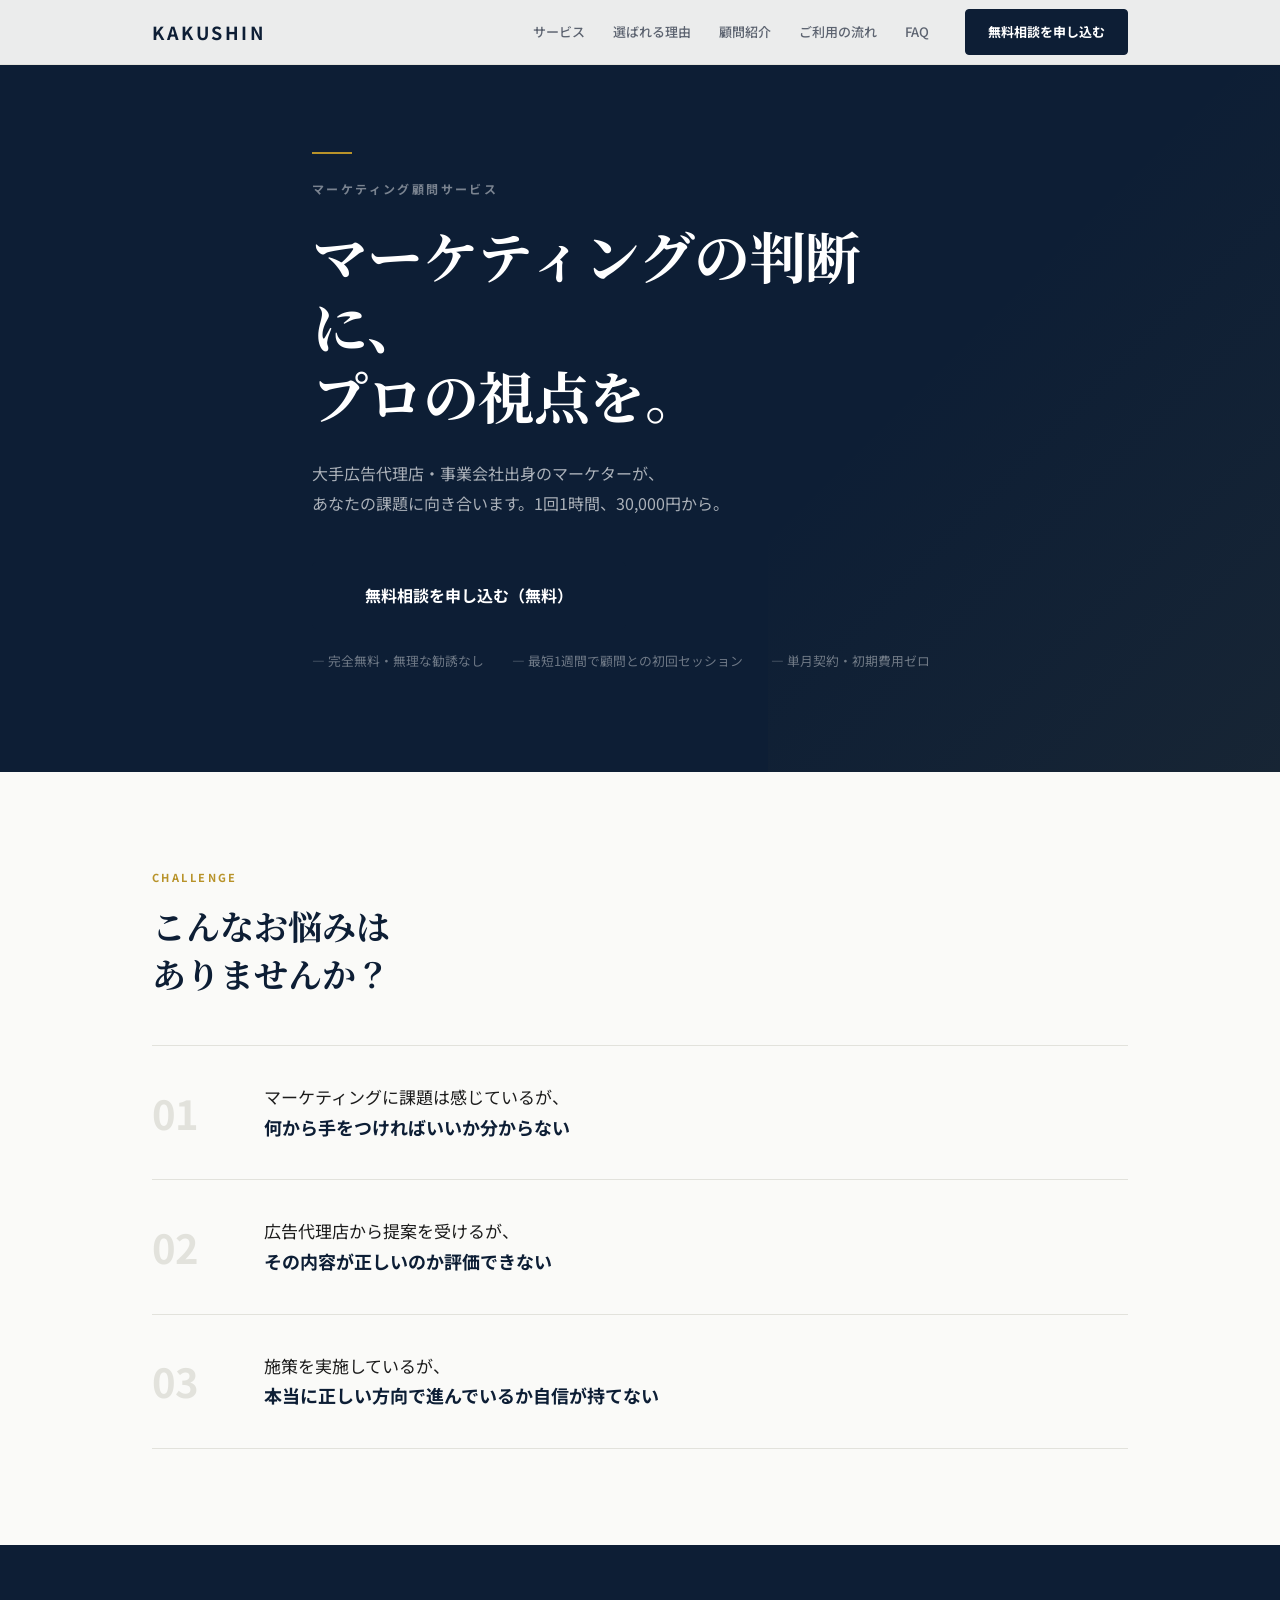
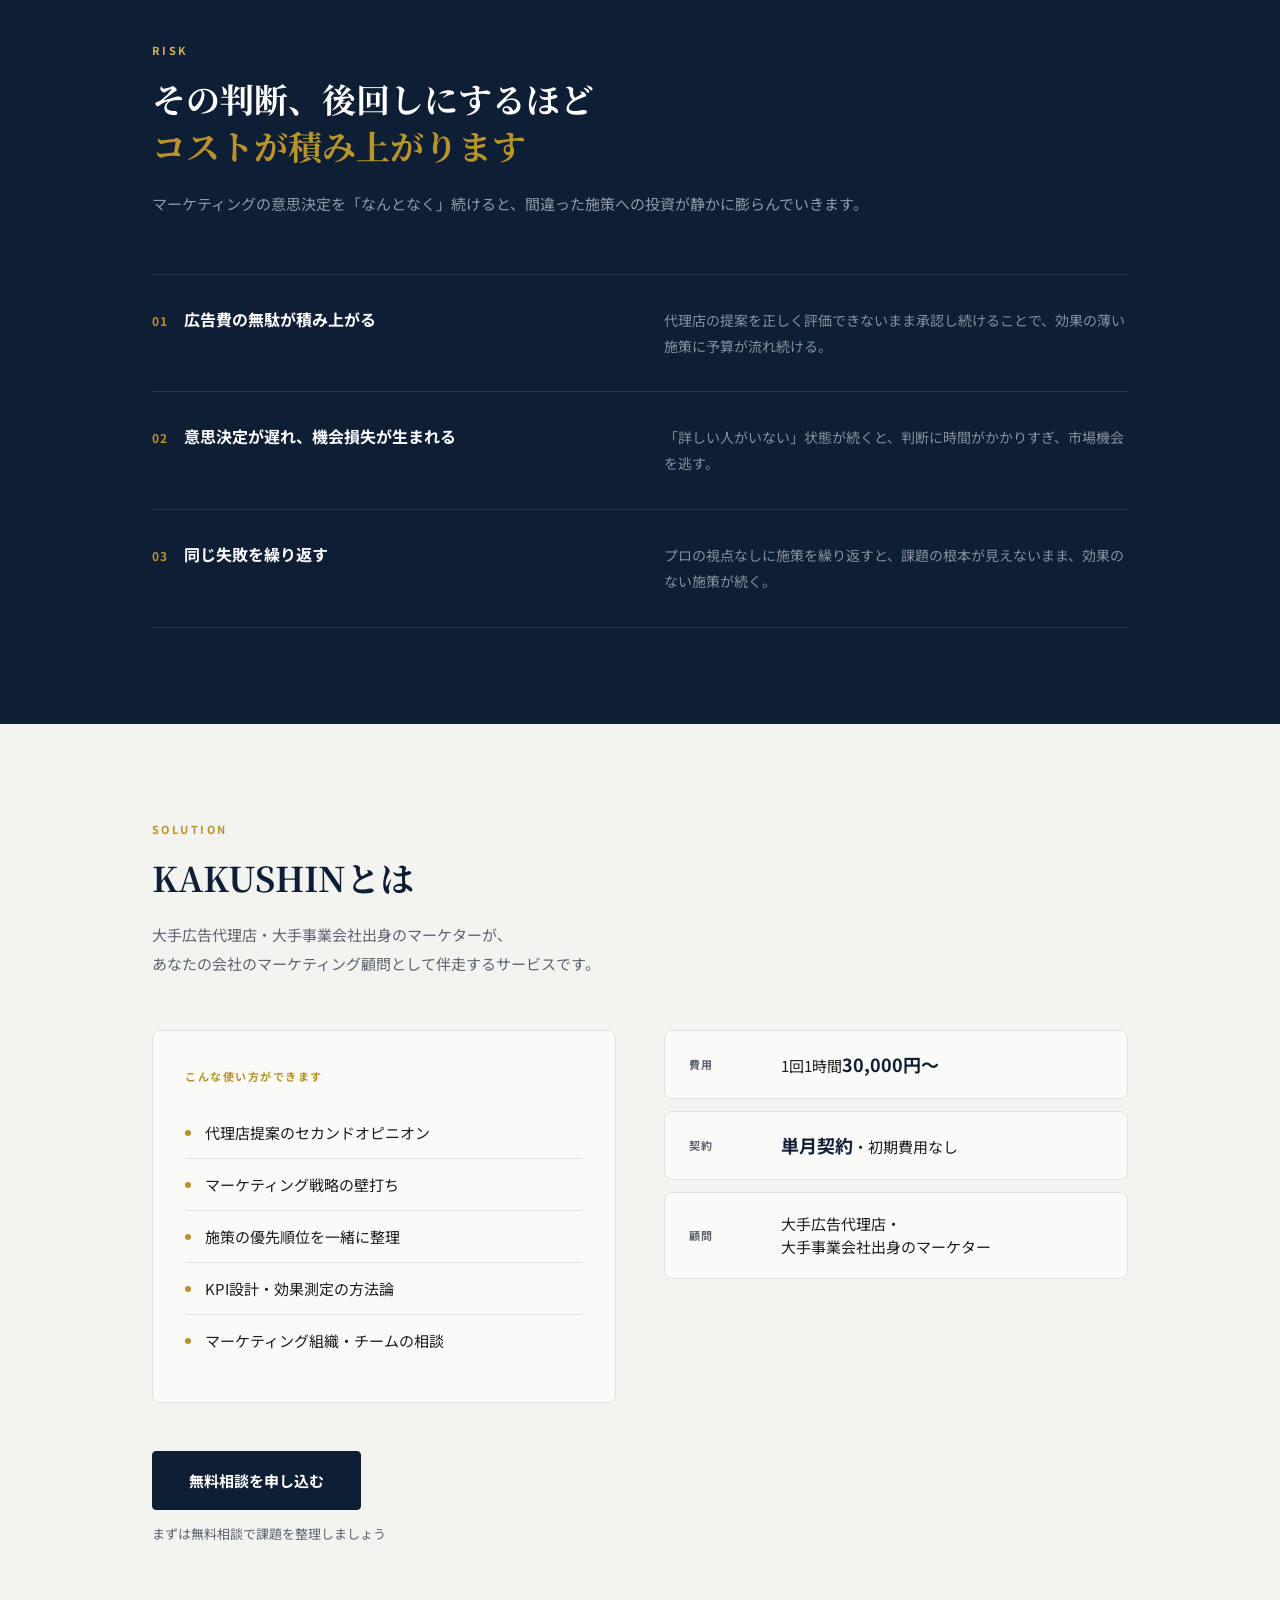
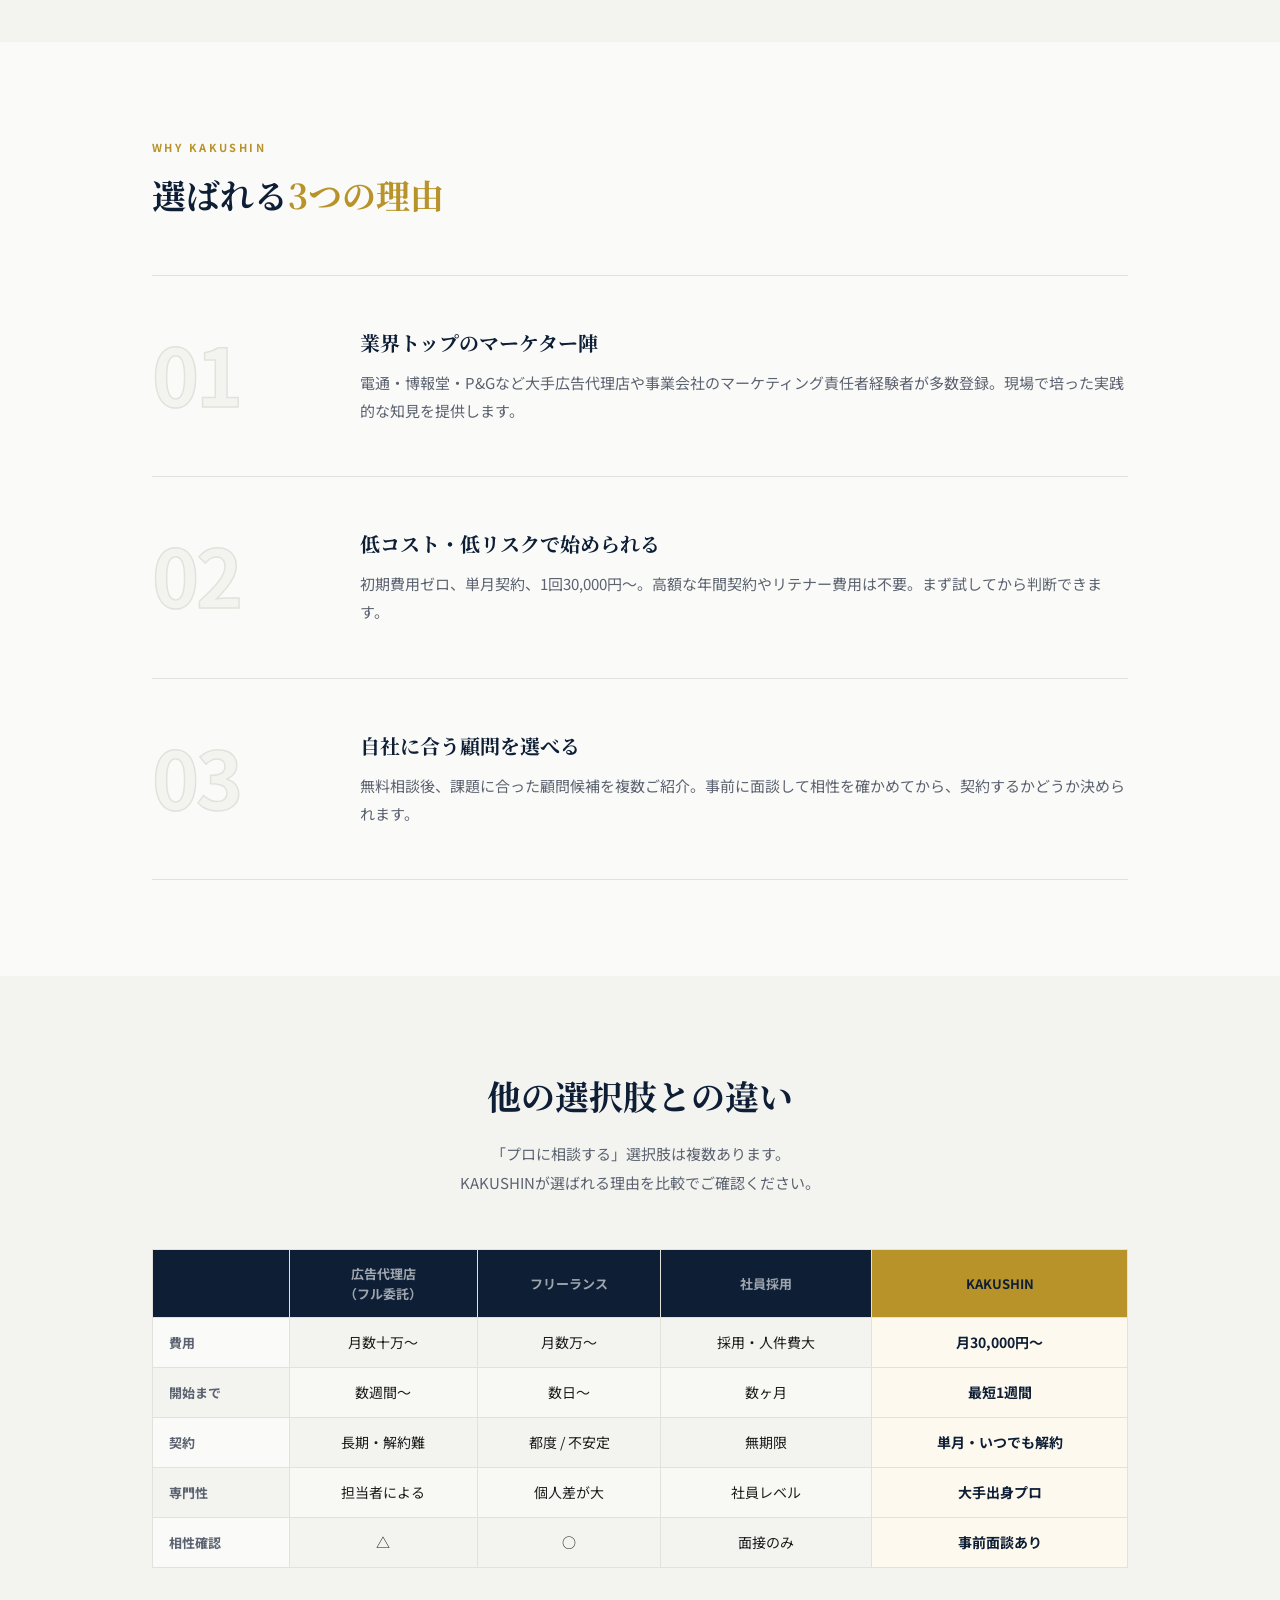
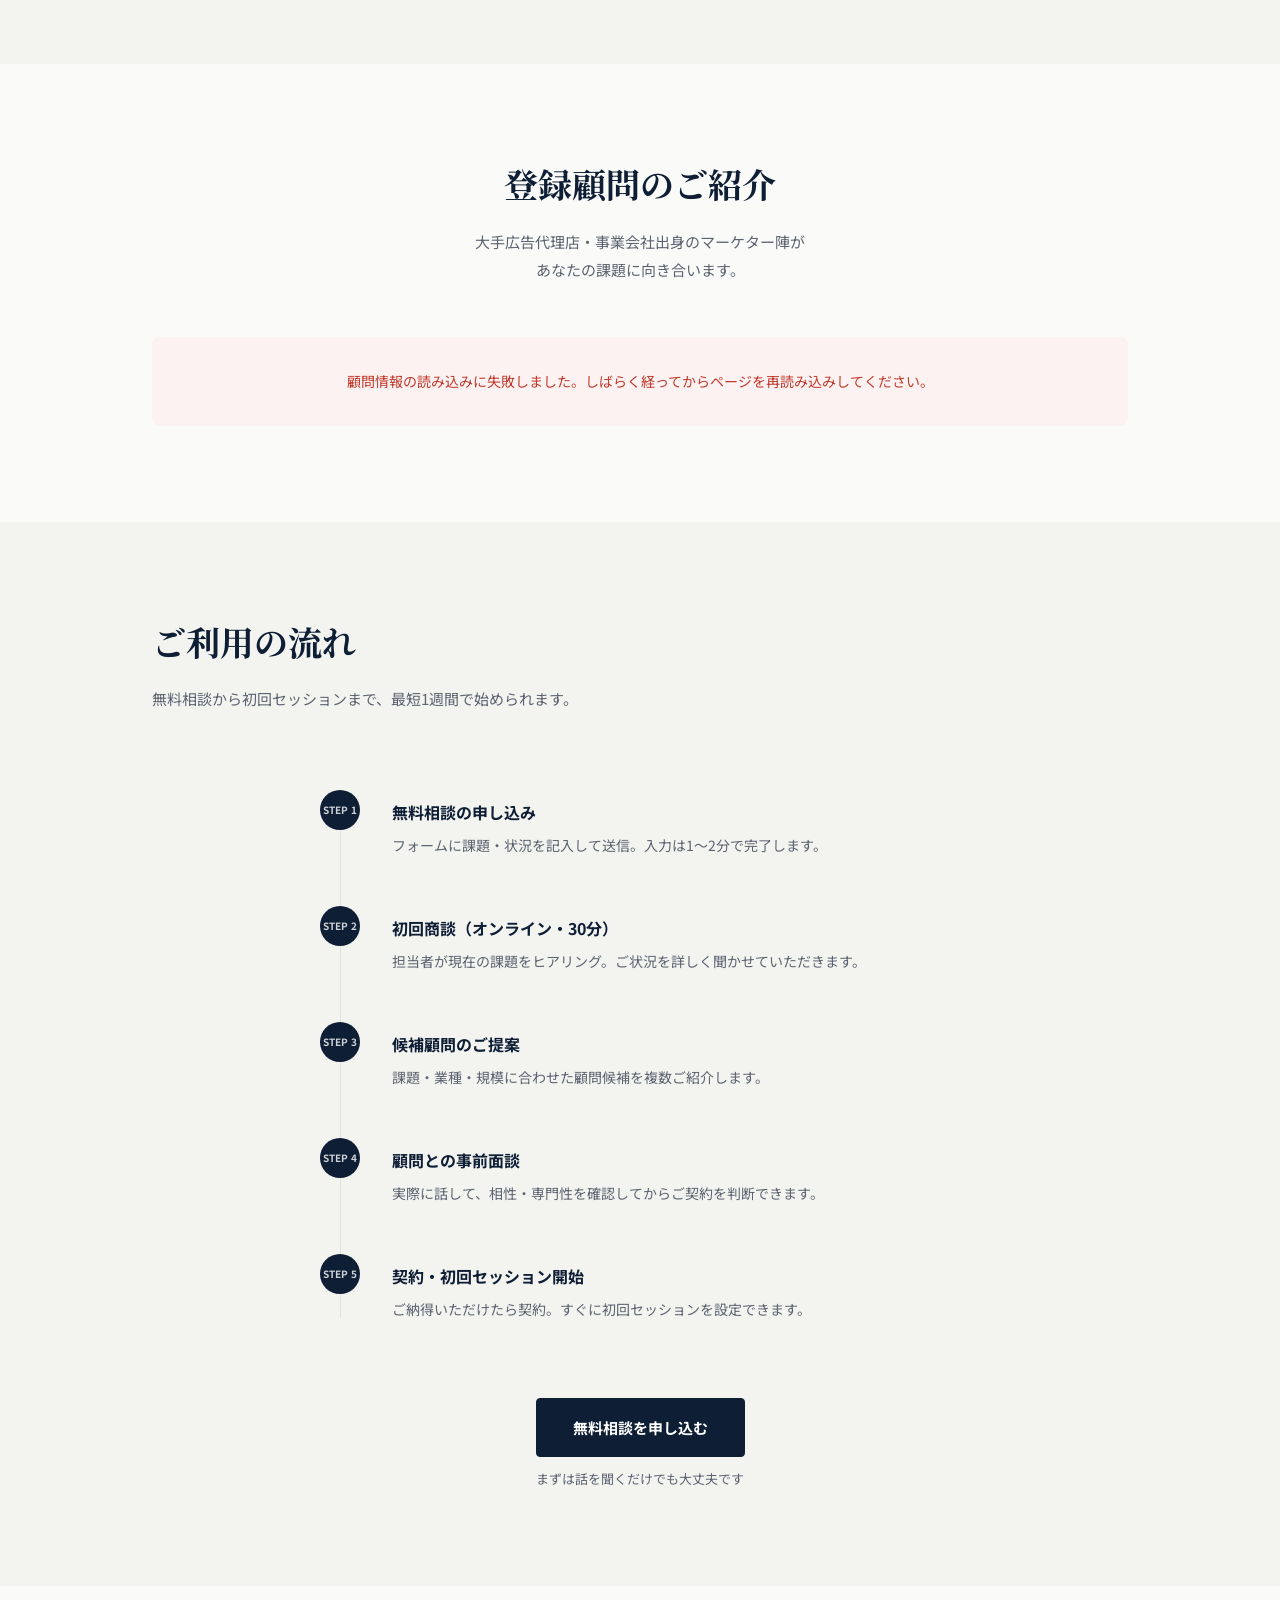
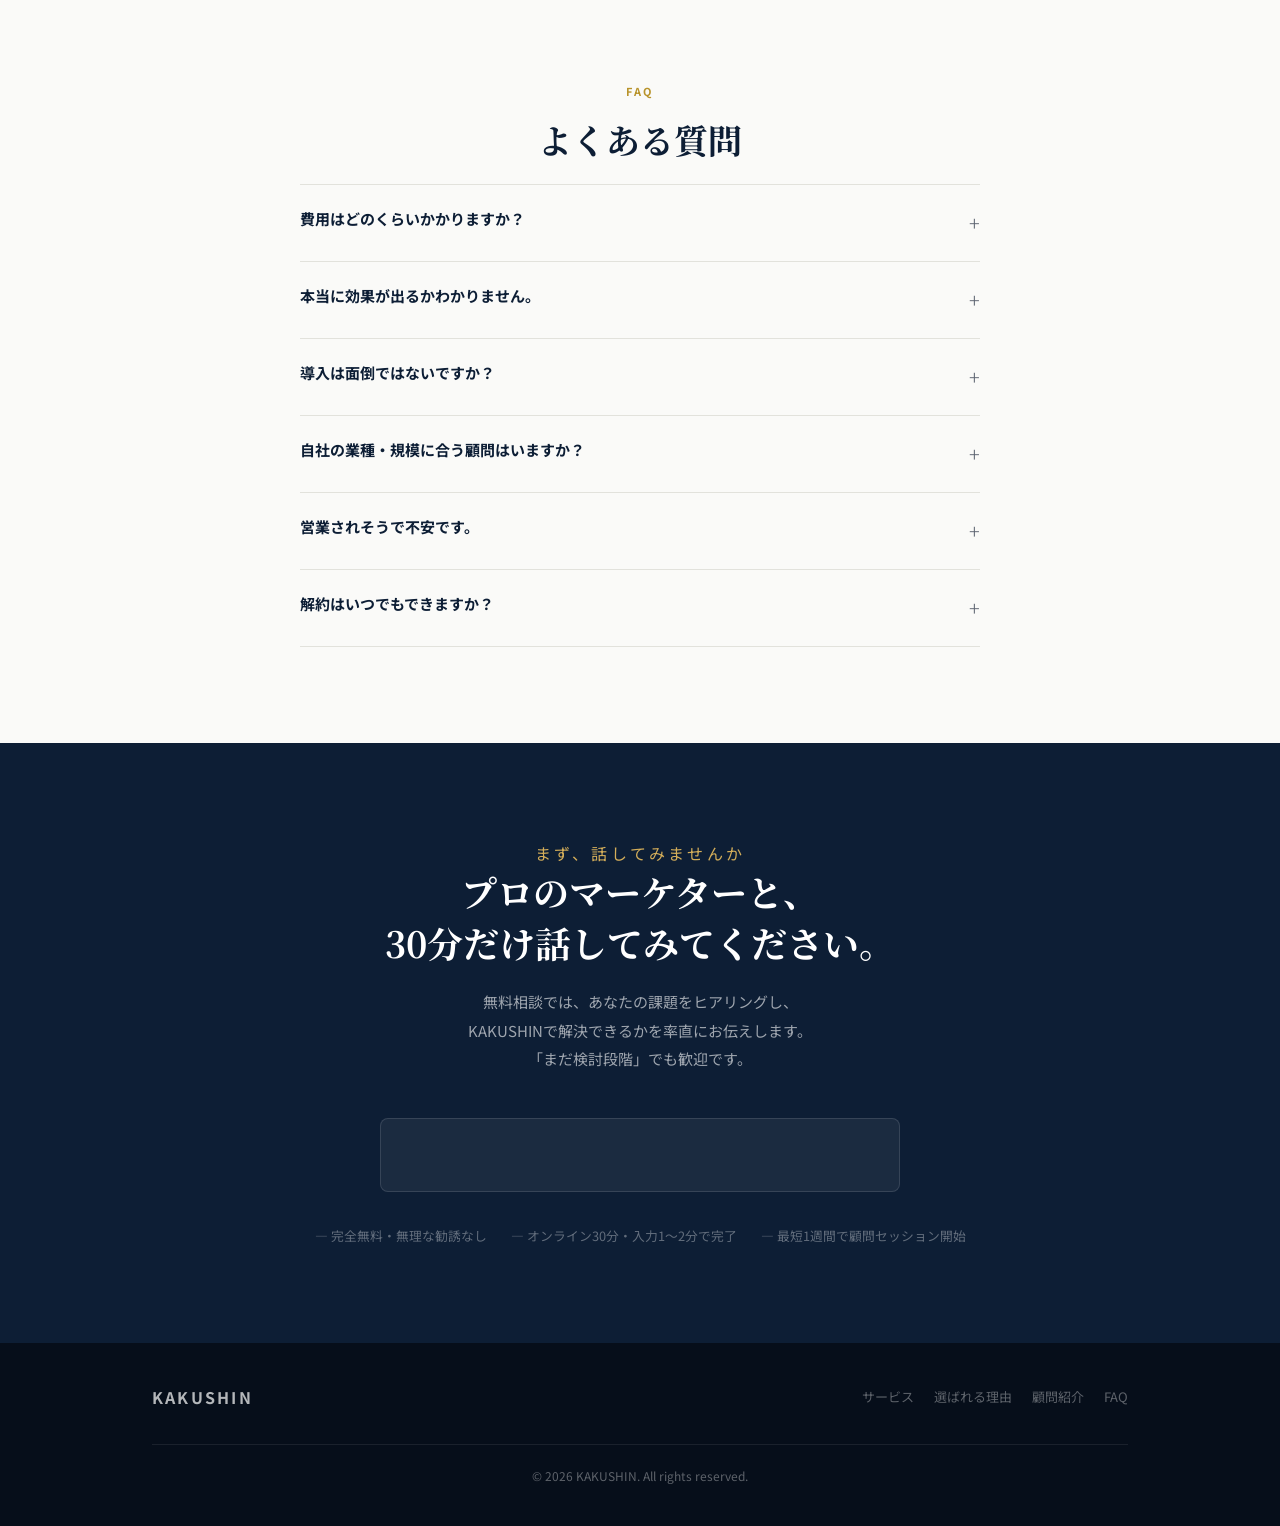
<file: index.html>
<!DOCTYPE html>
<html lang="ja">
<head>
  <meta charset="UTF-8">
  <meta name="viewport" content="width=device-width, initial-scale=1.0">
  <meta name="description" content="KAKUSHINは、大手広告代理店・事業会社出身のマーケターに1回1時間30,000円〜相談できるマーケティング顧問サービスです。初期費用なし、単月契約で、あなたのマーケティング課題を解決します。">
  <meta property="og:title" content="KAKUSHIN | マーケティングの判断に、プロの視点を。">
  <meta property="og:description" content="大手広告代理店・事業会社出身のマーケターに、1回1時間30,000円〜相談できるマーケティング顧問サービス。">
  <meta property="og:type" content="website">
  <title>KAKUSHIN | マーケティングの判断に、プロの視点を。</title>
  <link rel="preconnect" href="https://fonts.googleapis.com">
  <link rel="preconnect" href="https://fonts.gstatic.com" crossorigin>
  <link href="https://fonts.googleapis.com/css2?family=Noto+Sans+JP:wght@400;500;700&family=Noto+Serif+JP:wght@400;700&display=swap" rel="stylesheet">
  <link rel="stylesheet" href="css/style.css">
  <script src="https://js-na2.hsforms.net/forms/embed/20719658.js" defer></script>
</head>
<body>

  <!-- ヘッダー -->
  <header class="header" id="top">
    <div class="container header__inner">
      <a href="#top" class="header__logo">KAKUSHIN</a>
      <nav class="header__nav">
        <a href="#solution">サービス</a>
        <a href="#features">選ばれる理由</a>
        <a href="#advisors">顧問紹介</a>
        <a href="#flow">ご利用の流れ</a>
        <a href="#faq">FAQ</a>
      </nav>
      <a href="#cta" class="btn btn-primary btn--sm">無料相談を申し込む</a>
    </div>
  </header>

  <main>

    <!-- FV（ファーストビュー） -->
    <section class="hero" id="hero">
      <div class="container hero__inner">
        <p class="hero__label">マーケティング顧問サービス</p>
        <h1 class="hero__title">マーケティングの判断に、<br>プロの視点を。</h1>
        <p class="hero__sub">大手広告代理店・事業会社出身のマーケターが、<br>あなたの課題に向き合います。<br class="sp-only">1回1時間、30,000円から。</p>
        <a href="#cta" class="btn btn-primary btn--lg">無料相談を申し込む（無料）</a>
        <ul class="hero__trust">
          <li>完全無料・無理な勧誘なし</li>
          <li>最短1週間で顧問との初回セッション</li>
          <li>単月契約・初期費用ゼロ</li>
        </ul>
      </div>
    </section>

    <!-- 課題提起 -->
    <section class="problem" id="problem">
      <div class="container">
        <p class="section-eyebrow">CHALLENGE</p>
        <h2 class="section-title">こんなお悩みは<br>ありませんか？</h2>
        <ol class="problem__list">
          <li class="problem__item">
            <span class="problem__num" aria-hidden="true">01</span>
            <p class="problem__text">マーケティングに課題は感じているが、<strong>何から手をつければいいか分からない</strong></p>
          </li>
          <li class="problem__item">
            <span class="problem__num" aria-hidden="true">02</span>
            <p class="problem__text">広告代理店から提案を受けるが、<strong>その内容が正しいのか評価できない</strong></p>
          </li>
          <li class="problem__item">
            <span class="problem__num" aria-hidden="true">03</span>
            <p class="problem__text">施策を実施しているが、<strong>本当に正しい方向で進んでいるか自信が持てない</strong></p>
          </li>
        </ol>
      </div>
    </section>

    <!-- 放置リスク -->
    <section class="risk" id="risk">
      <div class="container">
        <p class="section-eyebrow">RISK</p>
        <h2 class="section-title">その判断、後回しにするほど<br><span class="text-accent">コストが積み上がります</span></h2>
        <p class="risk__lead">マーケティングの意思決定を「なんとなく」続けると、間違った施策への投資が静かに膨らんでいきます。</p>
        <div class="risk__list">
          <div class="risk__item">
            <div class="risk__head">
              <span class="risk__num">01</span>
              <h3>広告費の無駄が積み上がる</h3>
            </div>
            <p>代理店の提案を正しく評価できないまま承認し続けることで、効果の薄い施策に予算が流れ続ける。</p>
          </div>
          <div class="risk__item">
            <div class="risk__head">
              <span class="risk__num">02</span>
              <h3>意思決定が遅れ、機会損失が生まれる</h3>
            </div>
            <p>「詳しい人がいない」状態が続くと、判断に時間がかかりすぎ、市場機会を逃す。</p>
          </div>
          <div class="risk__item">
            <div class="risk__head">
              <span class="risk__num">03</span>
              <h3>同じ失敗を繰り返す</h3>
            </div>
            <p>プロの視点なしに施策を繰り返すと、課題の根本が見えないまま、効果のない施策が続く。</p>
          </div>
        </div>
      </div>
    </section>

    <!-- 解決策 -->
    <section class="solution" id="solution">
      <div class="container">
        <p class="section-eyebrow">SOLUTION</p>
        <h2 class="section-title">KAKUSHINとは</h2>
        <p class="section-lead">大手広告代理店・大手事業会社出身のマーケターが、<br>あなたの会社のマーケティング顧問として伴走するサービスです。</p>
        <div class="solution__content">
          <div class="solution__cards">
            <div class="solution__card">
              <p class="solution__card-label">こんな使い方ができます</p>
              <ul class="solution__list">
                <li>代理店提案のセカンドオピニオン</li>
                <li>マーケティング戦略の壁打ち</li>
                <li>施策の優先順位を一緒に整理</li>
                <li>KPI設計・効果測定の方法論</li>
                <li>マーケティング組織・チームの相談</li>
              </ul>
            </div>
          </div>
          <div class="solution__specs">
            <div class="solution__spec">
              <p class="solution__spec-label">費用</p>
              <p class="solution__spec-value">1回1時間<strong>30,000円〜</strong></p>
            </div>
            <div class="solution__spec">
              <p class="solution__spec-label">契約</p>
              <p class="solution__spec-value"><strong>単月契約</strong>・初期費用なし</p>
            </div>
            <div class="solution__spec">
              <p class="solution__spec-label">顧問</p>
              <p class="solution__spec-value">大手広告代理店・<br>大手事業会社出身のマーケター</p>
            </div>
          </div>
        </div>
        <div class="solution__cta">
          <a href="#cta" class="btn btn-primary">無料相談を申し込む</a>
          <p class="solution__cta-note">まずは無料相談で課題を整理しましょう</p>
        </div>
      </div>
    </section>

    <!-- 選ばれる理由 -->
    <section class="features" id="features">
      <div class="container">
        <p class="section-eyebrow">WHY KAKUSHIN</p>
        <h2 class="section-title">選ばれる<span class="text-accent">3つの理由</span></h2>
        <div class="features__list">
          <div class="feature-item">
            <div class="feature-item__num" aria-hidden="true">01</div>
            <div class="feature-item__body">
              <h3 class="feature-item__title">業界トップのマーケター陣</h3>
              <p class="feature-item__text">電通・博報堂・P&Gなど大手広告代理店や事業会社のマーケティング責任者経験者が多数登録。現場で培った実践的な知見を提供します。</p>
            </div>
          </div>
          <div class="feature-item">
            <div class="feature-item__num" aria-hidden="true">02</div>
            <div class="feature-item__body">
              <h3 class="feature-item__title">低コスト・低リスクで始められる</h3>
              <p class="feature-item__text">初期費用ゼロ、単月契約、1回30,000円〜。高額な年間契約やリテナー費用は不要。まず試してから判断できます。</p>
            </div>
          </div>
          <div class="feature-item">
            <div class="feature-item__num" aria-hidden="true">03</div>
            <div class="feature-item__body">
              <h3 class="feature-item__title">自社に合う顧問を選べる</h3>
              <p class="feature-item__text">無料相談後、課題に合った顧問候補を複数ご紹介。事前に面談して相性を確かめてから、契約するかどうか決められます。</p>
            </div>
          </div>
        </div>
      </div>
    </section>

    <!-- 競合比較 -->
    <section class="compare" id="compare">
      <div class="container">
        <h2 class="section-title">他の選択肢との違い</h2>
        <p class="section-lead">「プロに相談する」選択肢は複数あります。<br>KAKUSHINが選ばれる理由を比較でご確認ください。</p>
        <div class="compare__wrap">
          <table class="compare__table">
            <thead>
              <tr>
                <th></th>
                <th>広告代理店<br>（フル委託）</th>
                <th>フリーランス</th>
                <th>社員採用</th>
                <th class="compare__th--highlight">KAKUSHIN</th>
              </tr>
            </thead>
            <tbody>
              <tr>
                <td>費用</td>
                <td>月数十万〜</td>
                <td>月数万〜</td>
                <td>採用・人件費大</td>
                <td class="compare__td--highlight"><strong>月30,000円〜</strong></td>
              </tr>
              <tr>
                <td>開始まで</td>
                <td>数週間〜</td>
                <td>数日〜</td>
                <td>数ヶ月</td>
                <td class="compare__td--highlight"><strong>最短1週間</strong></td>
              </tr>
              <tr>
                <td>契約</td>
                <td>長期・解約難</td>
                <td>都度 / 不安定</td>
                <td>無期限</td>
                <td class="compare__td--highlight"><strong>単月・いつでも解約</strong></td>
              </tr>
              <tr>
                <td>専門性</td>
                <td>担当者による</td>
                <td>個人差が大</td>
                <td>社員レベル</td>
                <td class="compare__td--highlight"><strong>大手出身プロ</strong></td>
              </tr>
              <tr>
                <td>相性確認</td>
                <td>△</td>
                <td>○</td>
                <td>面接のみ</td>
                <td class="compare__td--highlight"><strong>事前面談あり</strong></td>
              </tr>
            </tbody>
          </table>
        </div>
      </div>
    </section>

    <!-- 顧問紹介（CSV動的読み込み） -->
    <section class="advisors" id="advisors">
      <div class="container">
        <h2 class="section-title">登録顧問のご紹介</h2>
        <p class="section-lead">大手広告代理店・事業会社出身のマーケター陣が<br>あなたの課題に向き合います。</p>
        <div id="advisors-grid" class="advisors__grid">
          <div class="advisors__loading">
            <p>顧問情報を読み込み中...</p>
          </div>
        </div>
        <div id="advisors-error" class="advisors__error" style="display:none;">
          <p>顧問情報の読み込みに失敗しました。しばらく経ってからページを再読み込みしてください。</p>
        </div>
      </div>
    </section>

    <!-- ご利用の流れ -->
    <section class="flow" id="flow">
      <div class="container">
        <h2 class="section-title">ご利用の流れ</h2>
        <p class="section-lead">無料相談から初回セッションまで、最短1週間で始められます。</p>
        <ol class="flow__list">
          <li class="flow__item">
            <div class="flow__step">STEP 1</div>
            <div class="flow__body">
              <h3>無料相談の申し込み</h3>
              <p>フォームに課題・状況を記入して送信。入力は1〜2分で完了します。</p>
            </div>
          </li>
          <li class="flow__item">
            <div class="flow__step">STEP 2</div>
            <div class="flow__body">
              <h3>初回商談（オンライン・30分）</h3>
              <p>担当者が現在の課題をヒアリング。ご状況を詳しく聞かせていただきます。</p>
            </div>
          </li>
          <li class="flow__item">
            <div class="flow__step">STEP 3</div>
            <div class="flow__body">
              <h3>候補顧問のご提案</h3>
              <p>課題・業種・規模に合わせた顧問候補を複数ご紹介します。</p>
            </div>
          </li>
          <li class="flow__item">
            <div class="flow__step">STEP 4</div>
            <div class="flow__body">
              <h3>顧問との事前面談</h3>
              <p>実際に話して、相性・専門性を確認してからご契約を判断できます。</p>
            </div>
          </li>
          <li class="flow__item flow__item--last">
            <div class="flow__step">STEP 5</div>
            <div class="flow__body">
              <h3>契約・初回セッション開始</h3>
              <p>ご納得いただけたら契約。すぐに初回セッションを設定できます。</p>
            </div>
          </li>
        </ol>
        <div class="flow__cta">
          <a href="#cta" class="btn btn-primary">無料相談を申し込む</a>
          <p class="flow__cta-note">まずは話を聞くだけでも大丈夫です</p>
        </div>
      </div>
    </section>

    <!-- FAQ -->
    <section class="faq" id="faq">
      <div class="container">
        <p class="section-eyebrow section-eyebrow--center">FAQ</p>
        <h2 class="section-title section-title--center">よくある質問</h2>
        <div class="faq__list">
          <div class="faq__item">
            <button class="faq__question" type="button">費用はどのくらいかかりますか？</button>
            <div class="faq__answer">1回1時間30,000円〜となります。初期費用・登録費用は一切かかりません。また単月契約のため、長期の費用コミットなしに始められます。具体的な費用は顧問の経歴・専門性によって異なりますので、無料相談でご確認ください。</div>
          </div>
          <div class="faq__item">
            <button class="faq__question" type="button">本当に効果が出るかわかりません。</button>
            <div class="faq__answer">まず事前面談で顧問と課題を共有し、アプローチの方向性を確認してからご契約いただけます。また単月契約のため、セッション後に効果を感じられなければ更新しない選択肢もあります。成果にコミットするため、初回セッションで達成したい目標を明確にします。</div>
          </div>
          <div class="faq__item">
            <button class="faq__question" type="button">導入は面倒ではないですか？</button>
            <div class="faq__answer">フォーム入力1〜2分で無料相談を申し込みいただけます。その後のやりとりはすべてオンラインで完結。社内の複雑な手続きは必要なく、最短1週間で初回セッションを開始できます。</div>
          </div>
          <div class="faq__item">
            <button class="faq__question" type="button">自社の業種・規模に合う顧問はいますか？</button>
            <div class="faq__answer">無料相談でヒアリングした内容をもとに、業種・課題に合った顧問候補を複数ご提案します。事前面談で実際に話してから決めていただけるので、「自社に合うかどうか」は申し込み後に安心してご確認いただけます。</div>
          </div>
          <div class="faq__item">
            <button class="faq__question" type="button">営業されそうで不安です。</button>
            <div class="faq__answer">無料相談は情報収集・課題整理を目的としています。無理な勧誘や強引なクロージングは一切行いません。ご納得いただいた上で、次のステップに進むかどうかをご判断ください。</div>
          </div>
          <div class="faq__item">
            <button class="faq__question" type="button">解約はいつでもできますか？</button>
            <div class="faq__answer">はい、単月契約のため更新しないだけで解約となります。違約金・解約手数料は一切かかりません。必要なときだけ活用するフレキシブルな使い方も可能です。</div>
          </div>
        </div>
      </div>
    </section>

    <!-- 最終CTA -->
    <section class="cta" id="cta">
      <div class="container">
        <p class="cta__eyebrow">まず、話してみませんか</p>
        <h2 class="cta__title">プロのマーケターと、<br>30分だけ話してみてください。</h2>
        <p class="cta__text">無料相談では、あなたの課題をヒアリングし、<br>KAKUSHINで解決できるかを率直にお伝えします。<br>「まだ検討段階」でも歓迎です。</p>
        <div class="cta__form">
          <div class="hs-form-frame" data-region="na2" data-form-id="8587051a-d2e4-4787-83d5-8b145dea5558" data-portal-id="20719658"></div>
        </div>
        <ul class="cta__trust">
          <li>完全無料・無理な勧誘なし</li>
          <li>オンライン30分・入力1〜2分で完了</li>
          <li>最短1週間で顧問セッション開始</li>
        </ul>
      </div>
    </section>

  </main>

  <!-- フッター -->
  <footer class="footer">
    <div class="container footer__inner">
      <p class="footer__logo">KAKUSHIN</p>
      <nav class="footer__nav">
        <a href="#solution">サービス</a>
        <a href="#features">選ばれる理由</a>
        <a href="#advisors">顧問紹介</a>
        <a href="#faq">FAQ</a>
      </nav>
      <p class="footer__copy">&copy; 2026 KAKUSHIN. All rights reserved.</p>
    </div>
  </footer>

  <script src="js/main.js" defer></script>
</body>
</html>
</file>
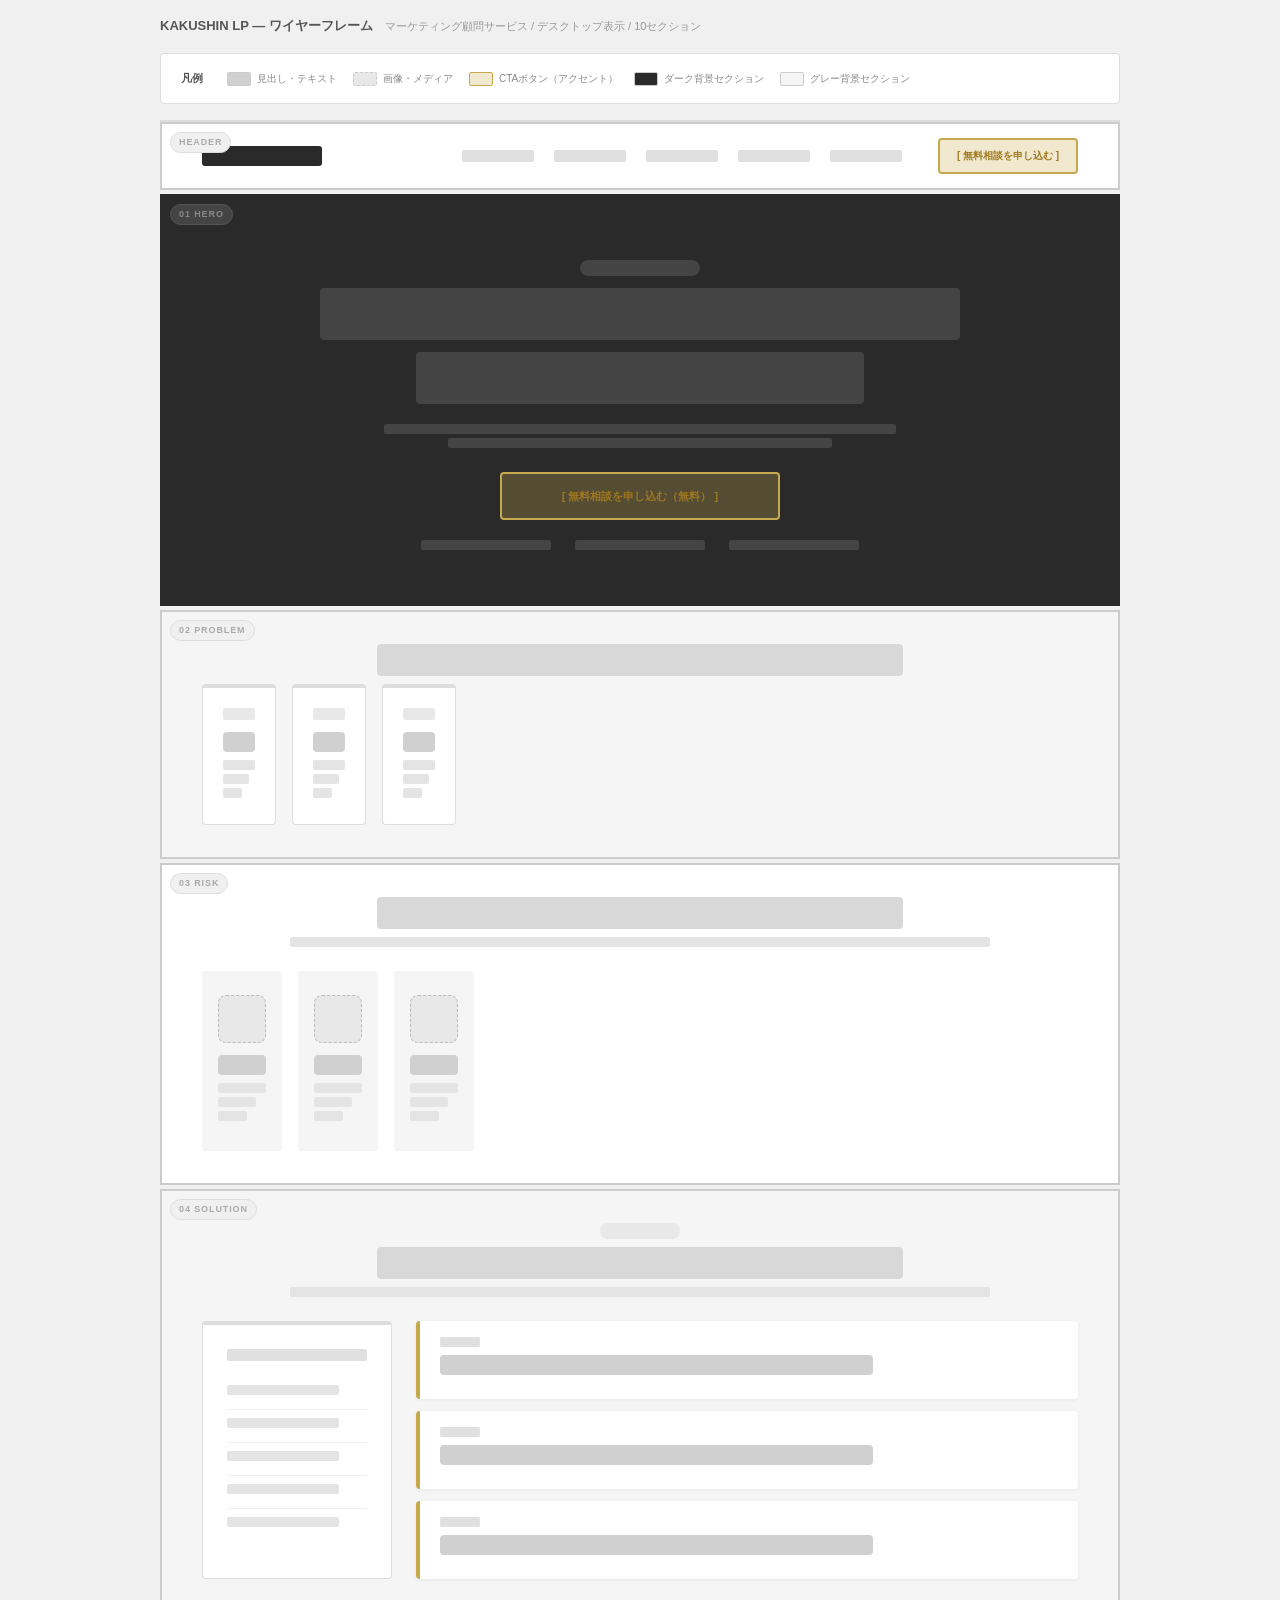
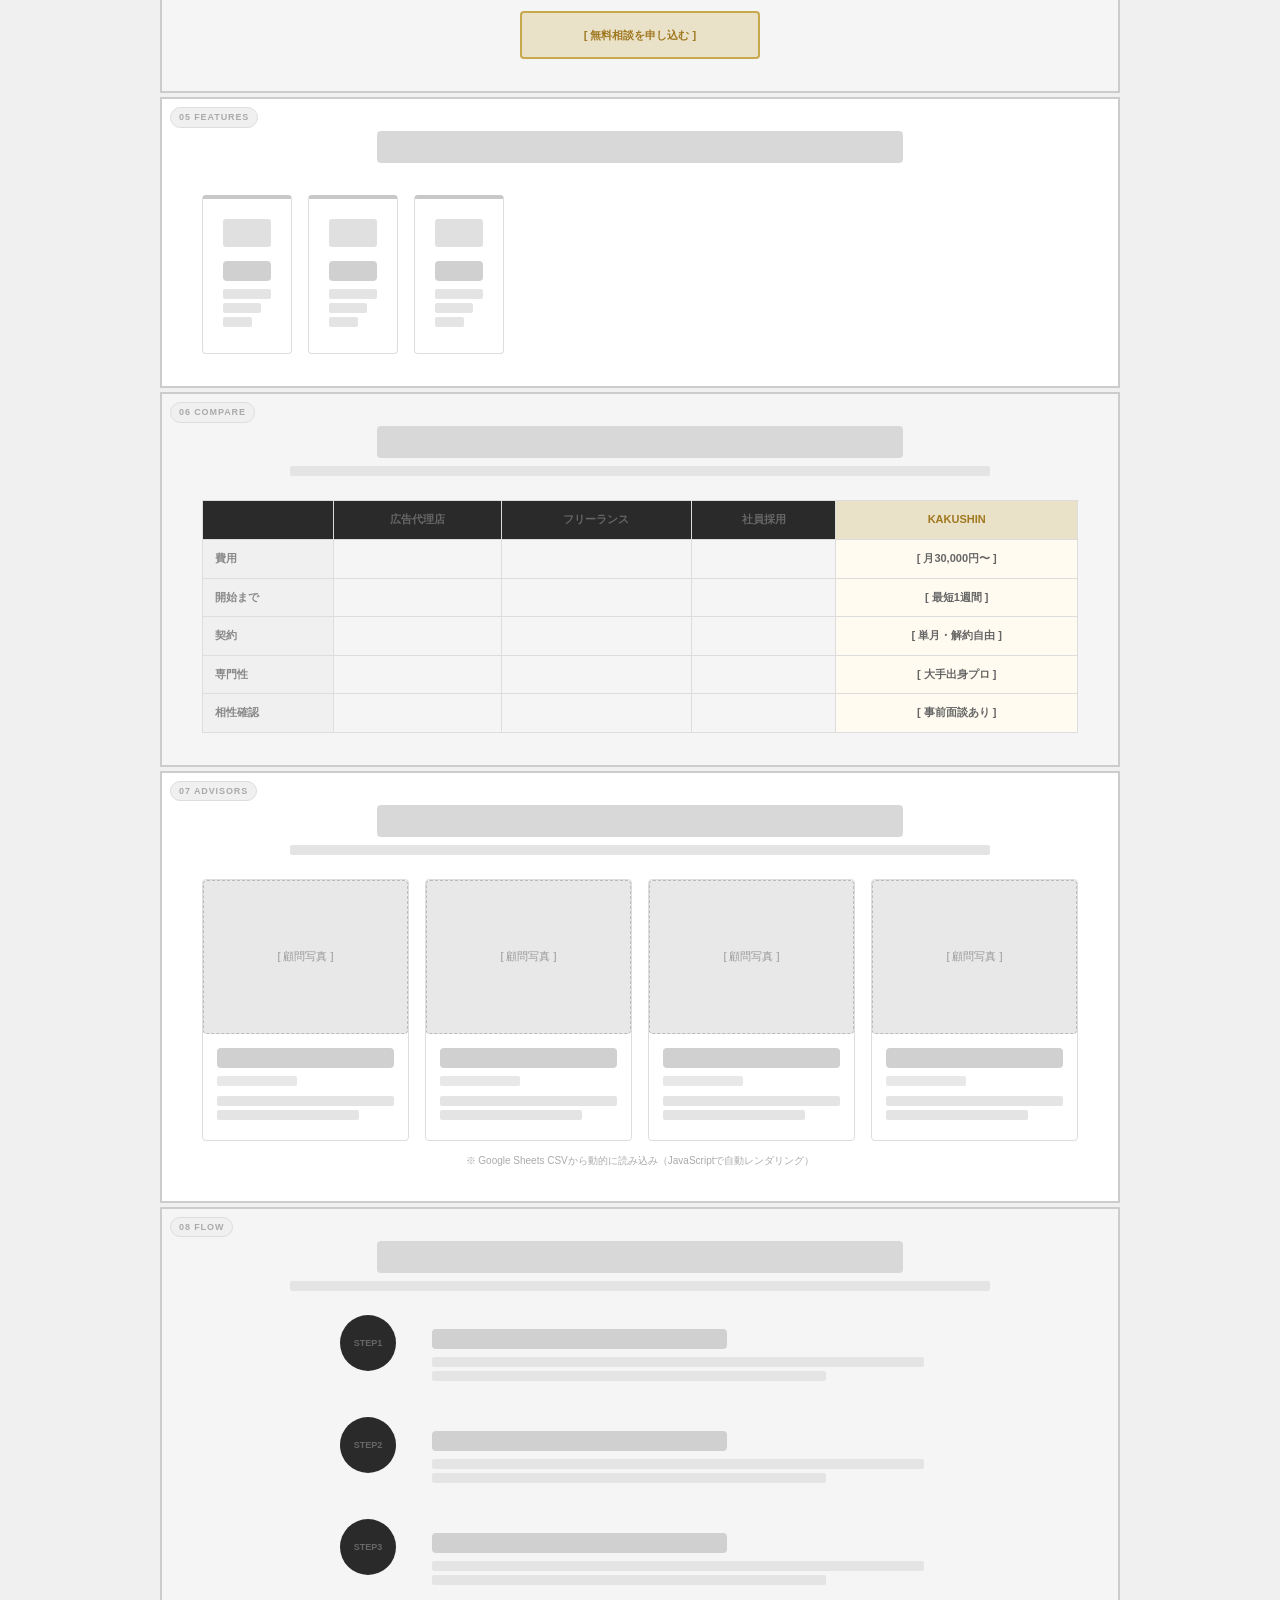
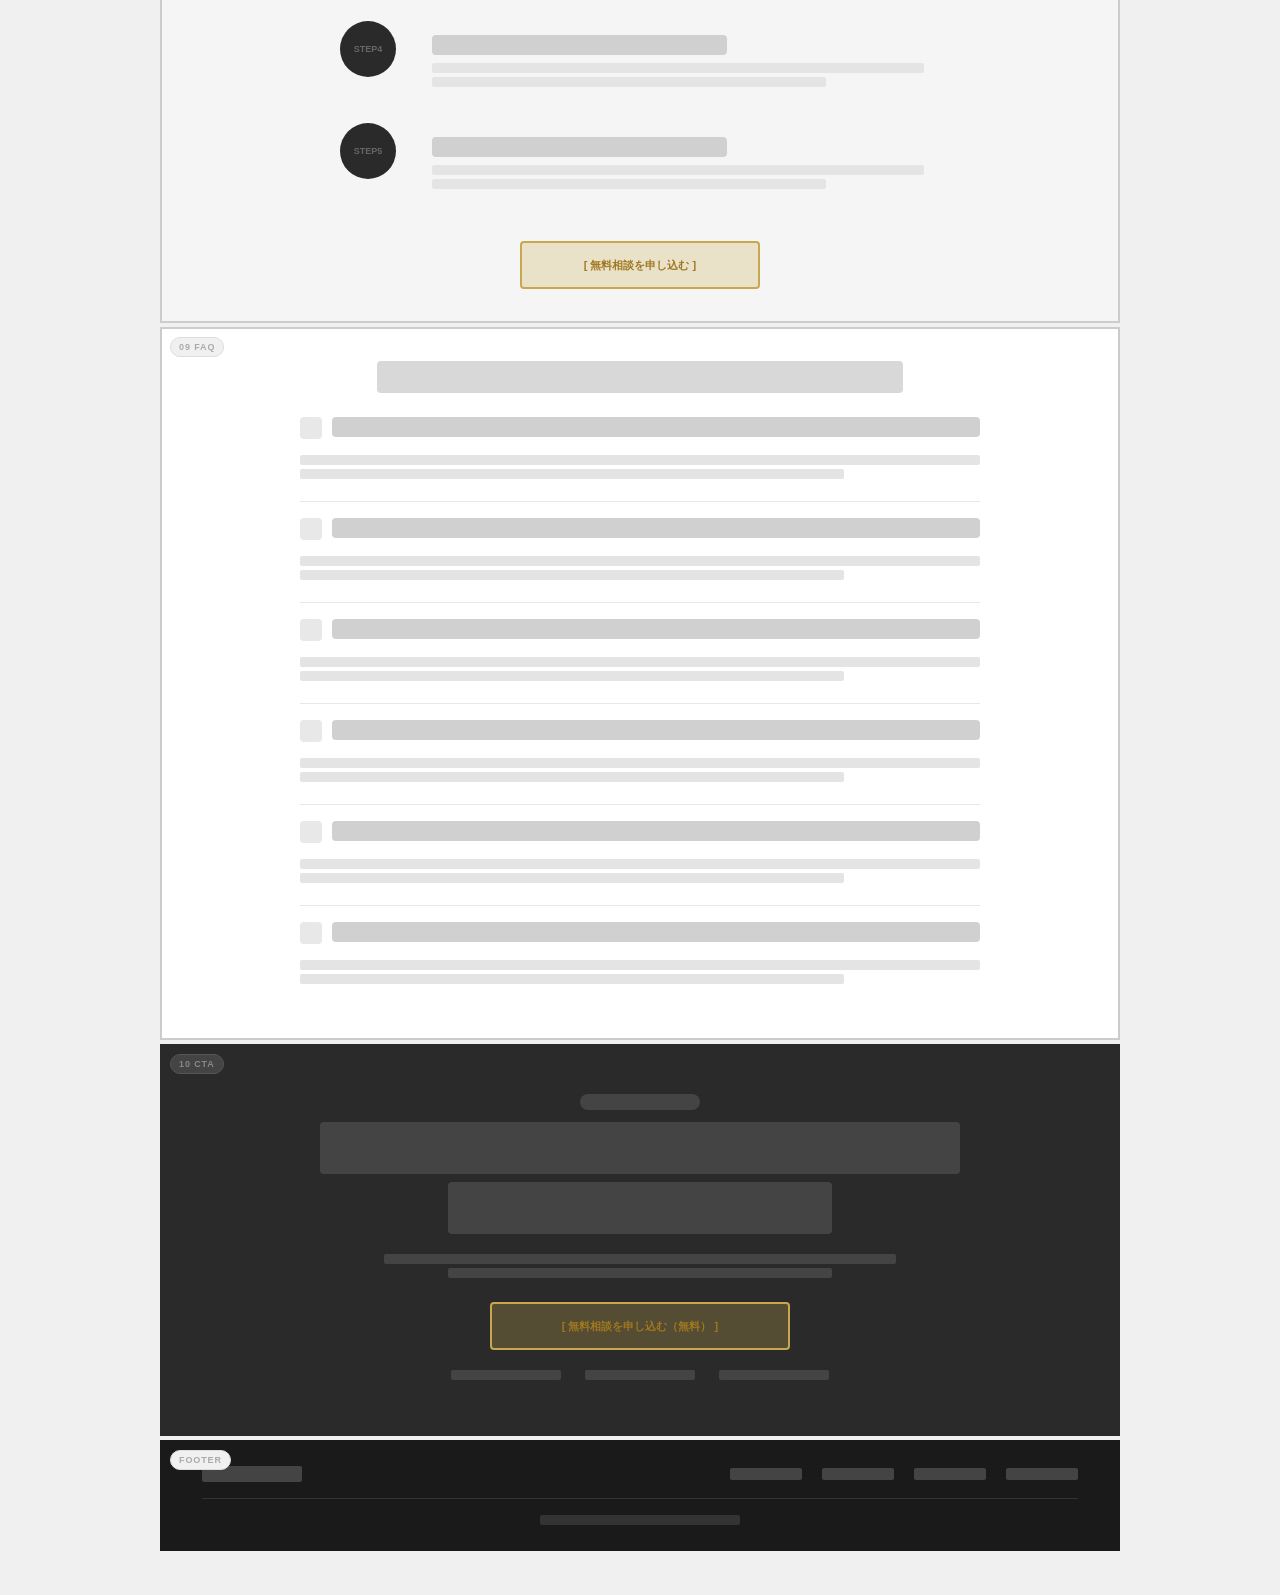
<file: wireframe.html>
<!DOCTYPE html>
<html lang="ja">
<head>
  <meta charset="UTF-8">
  <meta name="viewport" content="width=device-width, initial-scale=1.0">
  <title>KAKUSHIN LP — ワイヤーフレーム</title>
  <style>
    /* ============ ワイヤーフレーム共通スタイル ============ */
    * { box-sizing: border-box; margin: 0; padding: 0; }
    html { font-size: 14px; }
    body {
      font-family: 'Helvetica Neue', Arial, 'Hiragino Kaku Gothic ProN', sans-serif;
      background: #f0f0f0;
      color: #333;
      line-height: 1.6;
    }

    /* --- ラベル共通 --- */
    .wf-label {
      display: inline-block;
      font-size: 10px;
      font-weight: 700;
      letter-spacing: 0.1em;
      color: #999;
      text-transform: uppercase;
      margin-bottom: 6px;
    }

    /* --- セクション枠 --- */
    .wf-section {
      background: #fff;
      border: 2px solid #ccc;
      margin: 0 auto 4px;
      max-width: 960px;
      padding: 32px 40px;
      position: relative;
    }
    .wf-section--dark {
      background: #2a2a2a;
      border-color: #2a2a2a;
    }
    .wf-section--gray {
      background: #f5f5f5;
    }

    /* セクション番号バッジ */
    .wf-section::before {
      content: attr(data-section);
      position: absolute;
      top: 8px;
      left: 8px;
      font-size: 9px;
      font-weight: 700;
      letter-spacing: 0.1em;
      color: #aaa;
      background: #f0f0f0;
      padding: 2px 8px;
      border-radius: 100px;
      border: 1px solid #ddd;
    }
    .wf-section--dark::before {
      background: #444;
      color: #888;
      border-color: #555;
    }

    /* --- グリッド --- */
    .wf-row { display: flex; gap: 16px; }
    .wf-col { flex: 1; }
    .wf-col-2 { flex: 2; }

    /* --- ブロック部品 --- */
    .wf-box {
      background: #e8e8e8;
      border: 1.5px dashed #bbb;
      border-radius: 4px;
      display: flex;
      align-items: center;
      justify-content: center;
      color: #999;
      font-size: 11px;
      font-weight: 500;
      text-align: center;
      line-height: 1.4;
    }
    .wf-box--image { aspect-ratio: 4/3; }
    .wf-box--banner { height: 48px; }
    .wf-box--avatar { width: 64px; height: 64px; border-radius: 50%; flex-shrink: 0; }
    .wf-box--icon  { width: 48px; height: 48px; border-radius: 8px; flex-shrink: 0; }
    .wf-section--dark .wf-box { background: #3a3a3a; border-color: #555; color: #666; }

    /* --- テキスト要素 --- */
    .wf-eyebrow {
      height: 16px;
      background: #e8e8e8;
      border-radius: 100px;
      width: 120px;
      margin-bottom: 10px;
    }
    .wf-h1 {
      height: 52px;
      background: #d0d0d0;
      border-radius: 4px;
      margin-bottom: 8px;
    }
    .wf-h2 {
      height: 32px;
      background: #d8d8d8;
      border-radius: 4px;
      margin-bottom: 8px;
      width: 60%;
      margin-left: auto;
      margin-right: auto;
    }
    .wf-h3 {
      height: 20px;
      background: #d0d0d0;
      border-radius: 4px;
      margin-bottom: 8px;
    }
    .wf-text {
      height: 10px;
      background: #e4e4e4;
      border-radius: 2px;
      margin-bottom: 6px;
    }
    .wf-text--short { width: 60%; }
    .wf-text--med   { width: 80%; }
    .wf-text--center { margin-left: auto; margin-right: auto; }
    .wf-section--dark .wf-eyebrow,
    .wf-section--dark .wf-h1,
    .wf-section--dark .wf-h2,
    .wf-section--dark .wf-text { background: #444; }

    /* --- ボタン --- */
    .wf-btn {
      display: inline-block;
      height: 48px;
      min-width: 200px;
      background: #c0c0c0;
      border-radius: 4px;
      border: 2px solid #aaa;
      text-align: center;
      line-height: 44px;
      font-size: 11px;
      color: #777;
      font-weight: 700;
    }
    .wf-btn--primary { background: #c8a84c44; border-color: #c8a84c; color: #a07820; }
    .wf-btn--sm { height: 36px; min-width: 140px; line-height: 32px; font-size: 10px; }

    /* --- カード --- */
    .wf-card {
      background: #fff;
      border: 1.5px solid #ddd;
      border-radius: 4px;
      padding: 20px;
      border-top: 4px solid #c8c8c8;
    }
    .wf-section--gray .wf-card { border-color: #ddd; }

    /* --- テーブル --- */
    .wf-table { width: 100%; border-collapse: collapse; }
    .wf-table th, .wf-table td {
      border: 1px solid #ddd;
      padding: 10px 12px;
      text-align: center;
      font-size: 11px;
      color: #888;
    }
    .wf-table thead th { background: #2a2a2a; color: #666; }
    .wf-table thead th.hl { background: #c8a84c44; color: #a07820; }
    .wf-table td.hl { background: #fffbf0; font-weight: 700; color: #666; }

    /* --- ステップ --- */
    .wf-step {
      display: flex;
      gap: 20px;
      align-items: flex-start;
      margin-bottom: 16px;
      position: relative;
    }
    .wf-step-circle {
      width: 56px;
      height: 56px;
      border-radius: 50%;
      background: #2a2a2a;
      flex-shrink: 0;
      display: flex;
      align-items: center;
      justify-content: center;
      font-size: 9px;
      color: #666;
      font-weight: 700;
    }
    .wf-step-body { flex: 1; background: #f5f5f5; border-radius: 4px; padding: 14px 16px; }

    /* --- FAQ --- */
    .wf-faq-item {
      border-bottom: 1px solid #e8e8e8;
      padding: 16px 0;
    }
    .wf-faq-q {
      display: flex;
      align-items: flex-start;
      gap: 10px;
      margin-bottom: 10px;
    }
    .wf-q-badge {
      width: 22px;
      height: 22px;
      background: #e8e8e8;
      border-radius: 4px;
      flex-shrink: 0;
    }

    /* --- ナビ要素 --- */
    .wf-nav-item {
      display: inline-block;
      width: 72px;
      height: 12px;
      background: #e0e0e0;
      border-radius: 2px;
    }

    /* --- ページラベル（ガイド用） --- */
    .wf-page-header {
      max-width: 960px;
      margin: 16px auto 4px;
      display: flex;
      align-items: center;
      gap: 12px;
    }
    .wf-page-header h1 { font-size: 13px; font-weight: 700; color: #555; }
    .wf-page-header p { font-size: 11px; color: #999; }
    .wf-divider { max-width: 960px; margin: 0 auto; height: 2px; background: #ddd; }

    /* --- スペーサー --- */
    .gap-4  { margin-bottom: 4px; }
    .gap-8  { margin-bottom: 8px; }
    .gap-12 { margin-bottom: 12px; }
    .gap-16 { margin-bottom: 16px; }
    .gap-24 { margin-bottom: 24px; }

    /* --- 凡例 --- */
    .wf-legend {
      max-width: 960px;
      margin: 16px auto;
      background: #fff;
      border: 1.5px solid #ddd;
      border-radius: 4px;
      padding: 16px 20px;
      display: flex;
      flex-wrap: wrap;
      gap: 16px;
      align-items: center;
    }
    .wf-legend__title { font-size: 11px; font-weight: 700; color: #555; margin-right: 8px; }
    .wf-legend__item { display: flex; align-items: center; gap: 6px; font-size: 10px; color: #888; }
    .wf-legend__swatch { width: 24px; height: 14px; border-radius: 2px; border: 1px solid #ccc; }
  </style>
</head>
<body>

<!-- ページ情報 -->
<div class="wf-page-header">
  <h1>KAKUSHIN LP — ワイヤーフレーム</h1>
  <p>マーケティング顧問サービス / デスクトップ表示 / 10セクション</p>
</div>

<!-- 凡例 -->
<div class="wf-legend">
  <span class="wf-legend__title">凡例</span>
  <div class="wf-legend__item"><div class="wf-legend__swatch" style="background:#d0d0d0;"></div>見出し・テキスト</div>
  <div class="wf-legend__item"><div class="wf-legend__swatch" style="background:#e8e8e8;border-style:dashed;"></div>画像・メディア</div>
  <div class="wf-legend__item"><div class="wf-legend__swatch" style="background:#c8a84c44;border-color:#c8a84c;"></div>CTAボタン（アクセント）</div>
  <div class="wf-legend__item"><div class="wf-legend__swatch" style="background:#2a2a2a;"></div>ダーク背景セクション</div>
  <div class="wf-legend__item"><div class="wf-legend__swatch" style="background:#f5f5f5;"></div>グレー背景セクション</div>
</div>

<div class="wf-divider"></div>


<!-- ======================================
  HEADER
  ====================================== -->
<div class="wf-section" data-section="HEADER" style="padding: 0 40px;">
  <div class="wf-row" style="align-items:center; height:64px;">
    <!-- ロゴ -->
    <div style="width:120px; height:20px; background:#2a2a2a; border-radius:3px;"></div>
    <!-- ナビ -->
    <div class="wf-row" style="margin-left:auto; gap:20px; margin-right:20px; align-items:center;">
      <div class="wf-nav-item"></div>
      <div class="wf-nav-item"></div>
      <div class="wf-nav-item"></div>
      <div class="wf-nav-item"></div>
      <div class="wf-nav-item"></div>
    </div>
    <!-- CTA -->
    <div class="wf-btn wf-btn--primary wf-btn--sm">[ 無料相談を申し込む ]</div>
  </div>
</div>


<!-- ======================================
  01. FV（ファーストビュー / Hero）
  ====================================== -->
<div class="wf-section wf-section--dark" data-section="01 HERO">
  <div style="text-align:center; padding: 32px 0 16px; max-width:640px; margin:0 auto;">
    <!-- バッジ -->
    <div class="wf-eyebrow" style="margin:0 auto 12px;"></div>
    <!-- H1 -->
    <div class="wf-h1" style="margin-bottom:12px;"></div>
    <div class="wf-h1" style="width:70%; margin:0 auto 20px;"></div>
    <!-- サブコピー -->
    <div class="wf-text wf-text--med wf-text--center gap-4"></div>
    <div class="wf-text wf-text--short wf-text--center gap-24"></div>
    <!-- CTA ボタン -->
    <div style="margin-bottom:20px;">
      <div class="wf-btn wf-btn--primary" style="min-width:280px;">[ 無料相談を申し込む（無料） ]</div>
    </div>
    <!-- 信頼マイクロコピー 3点 -->
    <div class="wf-row" style="justify-content:center; gap:24px;">
      <div class="wf-text" style="width:130px;"></div>
      <div class="wf-text" style="width:130px;"></div>
      <div class="wf-text" style="width:130px;"></div>
    </div>
  </div>
</div>


<!-- ======================================
  02. 課題提起
  ====================================== -->
<div class="wf-section wf-section--gray" data-section="02 PROBLEM">
  <!-- セクションタイトル -->
  <div class="wf-h2 gap-8"></div>
  <!-- 3カラムカード -->
  <div class="wf-row">
    <div class="wf-card">
      <div style="width:32px; height:12px; background:#e8e8e8; border-radius:2px; margin-bottom:12px;"></div>
      <div class="wf-h3 gap-8"></div>
      <div class="wf-text gap-4"></div>
      <div class="wf-text wf-text--med gap-4"></div>
      <div class="wf-text wf-text--short"></div>
    </div>
    <div class="wf-card">
      <div style="width:32px; height:12px; background:#e8e8e8; border-radius:2px; margin-bottom:12px;"></div>
      <div class="wf-h3 gap-8"></div>
      <div class="wf-text gap-4"></div>
      <div class="wf-text wf-text--med gap-4"></div>
      <div class="wf-text wf-text--short"></div>
    </div>
    <div class="wf-card">
      <div style="width:32px; height:12px; background:#e8e8e8; border-radius:2px; margin-bottom:12px;"></div>
      <div class="wf-h3 gap-8"></div>
      <div class="wf-text gap-4"></div>
      <div class="wf-text wf-text--med gap-4"></div>
      <div class="wf-text wf-text--short"></div>
    </div>
  </div>
</div>


<!-- ======================================
  03. 放置リスク
  ====================================== -->
<div class="wf-section" data-section="03 RISK">
  <div class="wf-h2 gap-8"></div>
  <div class="wf-text wf-text--med wf-text--center gap-24"></div>
  <div class="wf-row">
    <div style="text-align:center; padding:24px 16px; background:#f5f5f5; border-radius:4px;">
      <div class="wf-box wf-box--icon" style="margin:0 auto 12px;"></div>
      <div class="wf-h3 gap-8"></div>
      <div class="wf-text gap-4"></div>
      <div class="wf-text wf-text--med gap-4"></div>
      <div class="wf-text wf-text--short"></div>
    </div>
    <div style="text-align:center; padding:24px 16px; background:#f5f5f5; border-radius:4px;">
      <div class="wf-box wf-box--icon" style="margin:0 auto 12px;"></div>
      <div class="wf-h3 gap-8"></div>
      <div class="wf-text gap-4"></div>
      <div class="wf-text wf-text--med gap-4"></div>
      <div class="wf-text wf-text--short"></div>
    </div>
    <div style="text-align:center; padding:24px 16px; background:#f5f5f5; border-radius:4px;">
      <div class="wf-box wf-box--icon" style="margin:0 auto 12px;"></div>
      <div class="wf-h3 gap-8"></div>
      <div class="wf-text gap-4"></div>
      <div class="wf-text wf-text--med gap-4"></div>
      <div class="wf-text wf-text--short"></div>
    </div>
  </div>
</div>


<!-- ======================================
  04. 解決策（KAKUSHINとは）
  ====================================== -->
<div class="wf-section wf-section--gray" data-section="04 SOLUTION">
  <!-- eyebrow + タイトル -->
  <div class="wf-eyebrow" style="display:block; width:80px; margin:0 auto 8px;"></div>
  <div class="wf-h2 gap-8"></div>
  <div class="wf-text wf-text--med wf-text--center gap-24"></div>

  <!-- 2カラム: 使い方リスト ＋ スペック -->
  <div class="wf-row" style="gap:24px;">
    <!-- 左: 使い方カード -->
    <div class="wf-card" style="padding:24px;">
      <div style="width:140px; height:12px; background:#e0e0e0; border-radius:2px; margin-bottom:16px;"></div>
      <div style="border-bottom:1px solid #eee; padding:8px 0;">
        <div class="wf-text wf-text--med"></div>
      </div>
      <div style="border-bottom:1px solid #eee; padding:8px 0;">
        <div class="wf-text wf-text--med"></div>
      </div>
      <div style="border-bottom:1px solid #eee; padding:8px 0;">
        <div class="wf-text wf-text--med"></div>
      </div>
      <div style="border-bottom:1px solid #eee; padding:8px 0;">
        <div class="wf-text wf-text--med"></div>
      </div>
      <div style="padding:8px 0;">
        <div class="wf-text wf-text--med"></div>
      </div>
    </div>
    <!-- 右: スペック3枚 -->
    <div class="wf-col" style="display:flex; flex-direction:column; gap:12px;">
      <div style="background:#fff; border-left:4px solid #c8a84c; border-radius:4px; padding:16px 20px; box-shadow:0 1px 4px rgba(0,0,0,.06);">
        <div style="width:40px; height:10px; background:#e0e0e0; border-radius:2px; margin-bottom:8px;"></div>
        <div class="wf-h3" style="width:70%;"></div>
      </div>
      <div style="background:#fff; border-left:4px solid #c8a84c; border-radius:4px; padding:16px 20px; box-shadow:0 1px 4px rgba(0,0,0,.06);">
        <div style="width:40px; height:10px; background:#e0e0e0; border-radius:2px; margin-bottom:8px;"></div>
        <div class="wf-h3" style="width:70%;"></div>
      </div>
      <div style="background:#fff; border-left:4px solid #c8a84c; border-radius:4px; padding:16px 20px; box-shadow:0 1px 4px rgba(0,0,0,.06);">
        <div style="width:40px; height:10px; background:#e0e0e0; border-radius:2px; margin-bottom:8px;"></div>
        <div class="wf-h3" style="width:70%;"></div>
      </div>
    </div>
  </div>
  <!-- CTA -->
  <div style="text-align:center; margin-top:32px;">
    <div class="wf-btn wf-btn--primary" style="min-width:240px;">[ 無料相談を申し込む ]</div>
  </div>
</div>


<!-- ======================================
  05. 選ばれる理由（Features）
  ====================================== -->
<div class="wf-section" data-section="05 FEATURES">
  <div class="wf-h2 gap-8"></div>
  <div class="wf-row" style="margin-top:32px;">
    <div class="wf-card">
      <div style="width:48px; height:28px; background:#e0e0e0; border-radius:3px; margin-bottom:14px;"></div>
      <div class="wf-h3 gap-8"></div>
      <div class="wf-text gap-4"></div>
      <div class="wf-text wf-text--med gap-4"></div>
      <div class="wf-text wf-text--short"></div>
    </div>
    <div class="wf-card">
      <div style="width:48px; height:28px; background:#e0e0e0; border-radius:3px; margin-bottom:14px;"></div>
      <div class="wf-h3 gap-8"></div>
      <div class="wf-text gap-4"></div>
      <div class="wf-text wf-text--med gap-4"></div>
      <div class="wf-text wf-text--short"></div>
    </div>
    <div class="wf-card">
      <div style="width:48px; height:28px; background:#e0e0e0; border-radius:3px; margin-bottom:14px;"></div>
      <div class="wf-h3 gap-8"></div>
      <div class="wf-text gap-4"></div>
      <div class="wf-text wf-text--med gap-4"></div>
      <div class="wf-text wf-text--short"></div>
    </div>
  </div>
</div>


<!-- ======================================
  06. 競合比較
  ====================================== -->
<div class="wf-section wf-section--gray" data-section="06 COMPARE">
  <div class="wf-h2 gap-8"></div>
  <div class="wf-text wf-text--med wf-text--center gap-24"></div>
  <table class="wf-table">
    <thead>
      <tr>
        <th style="width:15%;"></th>
        <th>広告代理店</th>
        <th>フリーランス</th>
        <th>社員採用</th>
        <th class="hl">KAKUSHIN</th>
      </tr>
    </thead>
    <tbody>
      <tr>
        <td style="text-align:left; background:#f0f0f0; font-weight:700;">費用</td>
        <td></td><td></td><td></td>
        <td class="hl">[ 月30,000円〜 ]</td>
      </tr>
      <tr>
        <td style="text-align:left; background:#f0f0f0; font-weight:700;">開始まで</td>
        <td></td><td></td><td></td>
        <td class="hl">[ 最短1週間 ]</td>
      </tr>
      <tr>
        <td style="text-align:left; background:#f0f0f0; font-weight:700;">契約</td>
        <td></td><td></td><td></td>
        <td class="hl">[ 単月・解約自由 ]</td>
      </tr>
      <tr>
        <td style="text-align:left; background:#f0f0f0; font-weight:700;">専門性</td>
        <td></td><td></td><td></td>
        <td class="hl">[ 大手出身プロ ]</td>
      </tr>
      <tr>
        <td style="text-align:left; background:#f0f0f0; font-weight:700;">相性確認</td>
        <td></td><td></td><td></td>
        <td class="hl">[ 事前面談あり ]</td>
      </tr>
    </tbody>
  </table>
</div>


<!-- ======================================
  07. 顧問紹介（CSV動的読み込み）
  ====================================== -->
<div class="wf-section" data-section="07 ADVISORS">
  <div class="wf-h2 gap-8"></div>
  <div class="wf-text wf-text--med wf-text--center gap-24"></div>
  <!-- 顧問カード 4列 -->
  <div class="wf-row" style="flex-wrap:wrap; gap:16px;">
    <!-- カード×4 -->
    <div style="flex:1; min-width:180px; border:1.5px solid #ddd; border-radius:4px; overflow:hidden;">
      <div class="wf-box wf-box--image">[ 顧問写真 ]</div>
      <div style="padding:14px;">
        <div class="wf-h3 gap-6"></div>
        <div style="width:80px; height:10px; background:#e8e8e8; border-radius:2px; margin-bottom:10px;"></div>
        <div class="wf-text gap-4"></div>
        <div class="wf-text wf-text--med"></div>
      </div>
    </div>
    <div style="flex:1; min-width:180px; border:1.5px solid #ddd; border-radius:4px; overflow:hidden;">
      <div class="wf-box wf-box--image">[ 顧問写真 ]</div>
      <div style="padding:14px;">
        <div class="wf-h3 gap-6"></div>
        <div style="width:80px; height:10px; background:#e8e8e8; border-radius:2px; margin-bottom:10px;"></div>
        <div class="wf-text gap-4"></div>
        <div class="wf-text wf-text--med"></div>
      </div>
    </div>
    <div style="flex:1; min-width:180px; border:1.5px solid #ddd; border-radius:4px; overflow:hidden;">
      <div class="wf-box wf-box--image">[ 顧問写真 ]</div>
      <div style="padding:14px;">
        <div class="wf-h3 gap-6"></div>
        <div style="width:80px; height:10px; background:#e8e8e8; border-radius:2px; margin-bottom:10px;"></div>
        <div class="wf-text gap-4"></div>
        <div class="wf-text wf-text--med"></div>
      </div>
    </div>
    <div style="flex:1; min-width:180px; border:1.5px solid #ddd; border-radius:4px; overflow:hidden;">
      <div class="wf-box wf-box--image">[ 顧問写真 ]</div>
      <div style="padding:14px;">
        <div class="wf-h3 gap-6"></div>
        <div style="width:80px; height:10px; background:#e8e8e8; border-radius:2px; margin-bottom:10px;"></div>
        <div class="wf-text gap-4"></div>
        <div class="wf-text wf-text--med"></div>
      </div>
    </div>
  </div>
  <p style="text-align:center; font-size:10px; color:#aaa; margin-top:12px;">※ Google Sheets CSVから動的に読み込み（JavaScriptで自動レンダリング）</p>
</div>


<!-- ======================================
  08. ご利用の流れ
  ====================================== -->
<div class="wf-section wf-section--gray" data-section="08 FLOW">
  <div class="wf-h2 gap-8"></div>
  <div class="wf-text wf-text--med wf-text--center gap-24"></div>
  <div style="max-width:600px; margin:0 auto;">
    <div class="wf-step">
      <div class="wf-step-circle">STEP1</div>
      <div class="wf-step-body">
        <div class="wf-h3 gap-8" style="width:60%;"></div>
        <div class="wf-text gap-4"></div>
        <div class="wf-text wf-text--med"></div>
      </div>
    </div>
    <div class="wf-step">
      <div class="wf-step-circle">STEP2</div>
      <div class="wf-step-body">
        <div class="wf-h3 gap-8" style="width:60%;"></div>
        <div class="wf-text gap-4"></div>
        <div class="wf-text wf-text--med"></div>
      </div>
    </div>
    <div class="wf-step">
      <div class="wf-step-circle">STEP3</div>
      <div class="wf-step-body">
        <div class="wf-h3 gap-8" style="width:60%;"></div>
        <div class="wf-text gap-4"></div>
        <div class="wf-text wf-text--med"></div>
      </div>
    </div>
    <div class="wf-step">
      <div class="wf-step-circle">STEP4</div>
      <div class="wf-step-body">
        <div class="wf-h3 gap-8" style="width:60%;"></div>
        <div class="wf-text gap-4"></div>
        <div class="wf-text wf-text--med"></div>
      </div>
    </div>
    <div class="wf-step" style="margin-bottom:0;">
      <div class="wf-step-circle">STEP5</div>
      <div class="wf-step-body">
        <div class="wf-h3 gap-8" style="width:60%;"></div>
        <div class="wf-text gap-4"></div>
        <div class="wf-text wf-text--med"></div>
      </div>
    </div>
  </div>
  <!-- CTA -->
  <div style="text-align:center; margin-top:32px;">
    <div class="wf-btn wf-btn--primary" style="min-width:240px;">[ 無料相談を申し込む ]</div>
  </div>
</div>


<!-- ======================================
  09. FAQ
  ====================================== -->
<div class="wf-section" data-section="09 FAQ">
  <div class="wf-h2 gap-8"></div>
  <div style="max-width:680px; margin:0 auto;">
    <div class="wf-faq-item">
      <div class="wf-faq-q">
        <div class="wf-q-badge"></div>
        <div class="wf-h3" style="flex:1;"></div>
      </div>
      <div class="wf-text gap-4" style="padding-left:32px;"></div>
      <div class="wf-text wf-text--med" style="padding-left:32px;"></div>
    </div>
    <div class="wf-faq-item">
      <div class="wf-faq-q">
        <div class="wf-q-badge"></div>
        <div class="wf-h3" style="flex:1;"></div>
      </div>
      <div class="wf-text gap-4" style="padding-left:32px;"></div>
      <div class="wf-text wf-text--med" style="padding-left:32px;"></div>
    </div>
    <div class="wf-faq-item">
      <div class="wf-faq-q">
        <div class="wf-q-badge"></div>
        <div class="wf-h3" style="flex:1;"></div>
      </div>
      <div class="wf-text gap-4" style="padding-left:32px;"></div>
      <div class="wf-text wf-text--med" style="padding-left:32px;"></div>
    </div>
    <div class="wf-faq-item">
      <div class="wf-faq-q">
        <div class="wf-q-badge"></div>
        <div class="wf-h3" style="flex:1;"></div>
      </div>
      <div class="wf-text gap-4" style="padding-left:32px;"></div>
      <div class="wf-text wf-text--med" style="padding-left:32px;"></div>
    </div>
    <div class="wf-faq-item">
      <div class="wf-faq-q">
        <div class="wf-q-badge"></div>
        <div class="wf-h3" style="flex:1;"></div>
      </div>
      <div class="wf-text gap-4" style="padding-left:32px;"></div>
      <div class="wf-text wf-text--med" style="padding-left:32px;"></div>
    </div>
    <div class="wf-faq-item" style="border-bottom:none;">
      <div class="wf-faq-q">
        <div class="wf-q-badge"></div>
        <div class="wf-h3" style="flex:1;"></div>
      </div>
      <div class="wf-text gap-4" style="padding-left:32px;"></div>
      <div class="wf-text wf-text--med" style="padding-left:32px;"></div>
    </div>
  </div>
</div>


<!-- ======================================
  10. 最終CTA
  ====================================== -->
<div class="wf-section wf-section--dark" data-section="10 CTA">
  <div style="text-align:center; padding:16px 0; max-width:640px; margin:0 auto;">
    <!-- eyebrow -->
    <div class="wf-eyebrow" style="display:block; width:120px; margin:0 auto 12px;"></div>
    <!-- タイトル -->
    <div class="wf-h1" style="margin-bottom:8px;"></div>
    <div class="wf-h1" style="width:60%; margin:0 auto 20px;"></div>
    <!-- 本文 -->
    <div class="wf-text wf-text--med wf-text--center gap-4"></div>
    <div class="wf-text wf-text--short wf-text--center gap-24"></div>
    <!-- CTA -->
    <div class="wf-btn wf-btn--primary" style="min-width:300px; margin-bottom:16px;">[ 無料相談を申し込む（無料） ]</div>
    <!-- 信頼マイクロコピー -->
    <div class="wf-row" style="justify-content:center; gap:24px; margin-top:4px;">
      <div class="wf-text" style="width:110px;"></div>
      <div class="wf-text" style="width:110px;"></div>
      <div class="wf-text" style="width:110px;"></div>
    </div>
  </div>
</div>


<!-- ======================================
  FOOTER
  ====================================== -->
<div class="wf-section" data-section="FOOTER" style="background:#1a1a1a; border-color:#1a1a1a; padding:24px 40px;">
  <div class="wf-row" style="align-items:center;">
    <div style="width:100px; height:16px; background:#444; border-radius:2px;"></div>
    <div class="wf-row" style="gap:20px; margin-left:auto;">
      <div class="wf-nav-item" style="background:#444;"></div>
      <div class="wf-nav-item" style="background:#444;"></div>
      <div class="wf-nav-item" style="background:#444;"></div>
      <div class="wf-nav-item" style="background:#444;"></div>
    </div>
  </div>
  <div style="height:1px; background:#333; margin:16px 0;"></div>
  <div style="width:200px; height:10px; background:#333; border-radius:2px; margin:0 auto;"></div>
</div>

<div style="height:40px;"></div>

</body>
</html>
</file>
<file: css/style.css>
/* ============================================
   デザイントークン
   ============================================ */
:root {
  --navy:        #0D1E35;
  --navy-mid:    #1A3155;
  --gold:        #B8932A;
  --gold-light:  #D4AE5A;
  --text:        #1C1C1C;
  --text-muted:  #5C6370;
  --bg:          #FAFAF8;
  --bg-off:      #F3F3F0;
  --border:      #E2E2DC;

  --serif: 'Noto Serif JP', serif;
  --sans:  'Noto Sans JP', sans-serif;

  --container: 1040px;
  --radius-sm: 4px;
  --radius:    8px;
  --ease: cubic-bezier(0.4, 0, 0.2, 1);
}

/* ============================================
   リセット
   ============================================ */
*, *::before, *::after { box-sizing: border-box; margin: 0; padding: 0; }
html { font-size: 16px; scroll-behavior: smooth; }
body {
  font-family: var(--sans);
  color: var(--text);
  background: var(--bg);
  line-height: 1.8;
  -webkit-font-smoothing: antialiased;
}
img { max-width: 100%; height: auto; display: block; }
a { color: inherit; text-decoration: none; }
ul, ol { list-style: none; }
.sp-only { display: none; }

/* ============================================
   コンテナ
   ============================================ */
.container {
  max-width: var(--container);
  margin: 0 auto;
  padding: 0 32px;
}

/* ============================================
   共通タイポグラフィ
   ============================================ */

/* セクションのeyebrow（英字ラベル） */
.section-eyebrow {
  font-family: var(--sans);
  font-size: 0.6875rem;
  font-weight: 700;
  letter-spacing: 0.22em;
  color: var(--gold);
  text-transform: uppercase;
  display: block;
  margin-bottom: 14px;
}

/* セクションタイトル：セリフ体・左寄せ */
.section-title {
  font-family: var(--serif);
  font-size: clamp(1.5rem, 3.2vw, 2.125rem);
  font-weight: 700;
  line-height: 1.4;
  color: var(--navy);
  margin-bottom: 20px;
}

/* 中央寄せが必要なセクション用modifier */
.section-title--center { text-align: center; }
.section-eyebrow--center { text-align: center; }

.section-lead {
  font-size: 0.9375rem;
  color: var(--text-muted);
  line-height: 1.9;
  margin-bottom: 52px;
}

.text-accent { color: var(--gold); }

/* ============================================
   ボタン
   ============================================ */
.btn {
  display: inline-flex;
  align-items: center;
  gap: 8px;
  padding: 15px 36px;
  font-family: var(--sans);
  font-size: 0.9375rem;
  font-weight: 700;
  cursor: pointer;
  border: 1.5px solid transparent;
  border-radius: var(--radius-sm);
  transition: background 0.18s var(--ease), color 0.18s var(--ease), box-shadow 0.18s var(--ease);
  white-space: nowrap;
}
.btn-primary {
  background: var(--navy);
  color: #fff;
  border-color: var(--navy);
}
.btn-primary:hover {
  background: var(--navy-mid);
  box-shadow: 0 4px 18px rgba(13,30,53,0.28);
}
.btn-outline {
  background: transparent;
  color: var(--navy);
  border-color: var(--navy);
}
.btn-outline:hover { background: var(--navy); color: #fff; }
.btn--sm  { padding: 10px 22px; font-size: 0.8125rem; }
.btn--lg  { padding: 18px 52px; font-size: 1rem; }

/* ============================================
   ヘッダー
   ============================================ */
.header {
  position: fixed;
  top: 0; left: 0; right: 0;
  z-index: 100;
  background: rgba(250,250,248,0.94);
  backdrop-filter: blur(12px);
  border-bottom: 1px solid var(--border);
  transition: box-shadow 0.2s var(--ease);
}
.header.is-scrolled { box-shadow: 0 2px 24px rgba(0,0,0,0.06); }

.header__inner {
  display: flex;
  align-items: center;
  gap: 24px;
  height: 64px;
}
.header__logo {
  font-family: var(--sans);
  font-size: 1.125rem;
  font-weight: 700;
  letter-spacing: 0.14em;
  color: var(--navy);
}
.header__nav {
  display: flex;
  gap: 28px;
  margin-left: auto;
  margin-right: 12px;
}
.header__nav a {
  font-size: 0.8125rem;
  font-weight: 500;
  color: var(--text-muted);
  transition: color 0.15s;
}
.header__nav a:hover { color: var(--navy); }

/* ============================================
   Hero
   ============================================ */
.hero {
  background: var(--navy);
  padding: 152px 32px 100px;
  position: relative;
  overflow: hidden;
}

/* 背景装飾ライン */
.hero::before {
  content: '';
  position: absolute;
  top: 0; right: 0;
  width: 40%;
  height: 100%;
  background: linear-gradient(135deg, transparent 40%, rgba(184,147,42,0.06) 100%);
  pointer-events: none;
}

.hero__inner {
  max-width: 720px;
  position: relative;
}

/* ゴールドのアクセントライン */
.hero__inner::before {
  content: '';
  display: block;
  width: 40px;
  height: 2px;
  background: var(--gold);
  margin-bottom: 24px;
}

.hero__label {
  font-size: 0.75rem;
  font-weight: 700;
  letter-spacing: 0.2em;
  color: rgba(255,255,255,0.45);
  text-transform: uppercase;
  margin-bottom: 20px;
}
.hero__title {
  font-family: var(--serif);
  font-size: clamp(2.25rem, 5.5vw, 3.5rem);
  font-weight: 700;
  color: #fff;
  line-height: 1.25;
  letter-spacing: -0.01em;
  margin-bottom: 28px;
}
.hero__sub {
  font-size: 1rem;
  color: rgba(255,255,255,0.65);
  line-height: 1.9;
  margin-bottom: 44px;
}
.hero__trust {
  display: flex;
  flex-wrap: wrap;
  gap: 6px 28px;
  margin-top: 20px;
}
.hero__trust li {
  font-size: 0.8rem;
  color: rgba(255,255,255,0.4);
}
.hero__trust li::before { content: '— '; }

/* ============================================
   課題提起（Problem）
   ============================================ */
.problem { padding: 96px 32px; background: var(--bg); }

.problem__list {
  margin-top: 48px;
  border-top: 1px solid var(--border);
}
.problem__item {
  display: grid;
  grid-template-columns: 80px 1fr;
  gap: 0 32px;
  align-items: center;
  padding: 36px 0;
  border-bottom: 1px solid var(--border);
  transition: background 0.2s;
}
.problem__item:hover { background: var(--bg-off); margin: 0 -24px; padding: 36px 24px; }

.problem__num {
  font-family: var(--sans);
  font-size: 2.5rem;
  font-weight: 700;
  color: var(--border);
  line-height: 1;
  letter-spacing: -0.02em;
  user-select: none;
}
.problem__text {
  font-size: 1.0625rem;
  line-height: 1.75;
  color: var(--text);
}
.problem__text strong {
  font-weight: 700;
  color: var(--navy);
  display: block;
  font-size: 1.125rem;
}

/* ============================================
   放置リスク（Risk）
   ============================================ */
.risk { padding: 96px 32px; background: var(--navy); }
.risk .section-eyebrow { color: var(--gold-light); }
.risk .section-title { color: #fff; }
.risk__lead {
  font-size: 0.9375rem;
  color: rgba(255,255,255,0.55);
  margin-bottom: 56px;
  line-height: 1.85;
}

.risk__list {
  display: grid;
  gap: 0;
  border-top: 1px solid rgba(255,255,255,0.1);
}
.risk__item {
  padding: 32px 0;
  border-bottom: 1px solid rgba(255,255,255,0.1);
  display: grid;
  grid-template-columns: 1fr 1fr;
  gap: 16px 48px;
  align-items: baseline;
}
.risk__head {
  display: flex;
  align-items: baseline;
  gap: 16px;
}
.risk__num {
  font-size: 0.75rem;
  font-weight: 700;
  letter-spacing: 0.1em;
  color: var(--gold);
  flex-shrink: 0;
}
.risk__head h3 {
  font-size: 1rem;
  font-weight: 700;
  color: #fff;
  line-height: 1.5;
}
.risk__item > p {
  font-size: 0.875rem;
  color: rgba(255,255,255,0.5);
  line-height: 1.85;
}

/* ============================================
   解決策（Solution）
   ============================================ */
.solution { padding: 96px 32px; background: var(--bg-off); }

.solution__content {
  display: grid;
  grid-template-columns: 1fr 1fr;
  gap: 48px;
  margin-top: 52px;
  align-items: start;
}
.solution__card {
  background: var(--bg);
  border: 1px solid var(--border);
  border-radius: var(--radius);
  padding: 36px 32px;
}
.solution__card-label {
  font-size: 0.6875rem;
  font-weight: 700;
  letter-spacing: 0.14em;
  text-transform: uppercase;
  color: var(--gold);
  margin-bottom: 20px;
}
.solution__list li {
  font-size: 0.9375rem;
  padding: 12px 0 12px 20px;
  border-bottom: 1px solid var(--border);
  position: relative;
  color: var(--text);
}
.solution__list li:last-child { border-bottom: none; }
.solution__list li::before {
  content: '';
  position: absolute;
  left: 0;
  top: 50%;
  transform: translateY(-50%);
  width: 6px;
  height: 6px;
  border-radius: 50%;
  background: var(--gold);
}

.solution__specs { display: flex; flex-direction: column; gap: 12px; }
.solution__spec {
  background: var(--bg);
  border: 1px solid var(--border);
  border-radius: var(--radius);
  padding: 20px 24px;
  display: grid;
  grid-template-columns: 72px 1fr;
  gap: 0 20px;
  align-items: center;
}
.solution__spec-label {
  font-size: 0.6875rem;
  font-weight: 700;
  letter-spacing: 0.1em;
  text-transform: uppercase;
  color: var(--text-muted);
}
.solution__spec-value {
  font-size: 0.9375rem;
  color: var(--text);
  line-height: 1.5;
}
.solution__spec-value strong { font-size: 1.125rem; color: var(--navy); }

.solution__cta { margin-top: 48px; }
.solution__cta-note {
  font-size: 0.8125rem;
  color: var(--text-muted);
  margin-top: 12px;
}

/* ============================================
   選ばれる理由（Features）―エディトリアル縦型
   ============================================ */
.features { padding: 96px 32px; background: var(--bg); }

.features__list {
  margin-top: 56px;
  display: flex;
  flex-direction: column;
  gap: 0;
}
.feature-item {
  display: grid;
  grid-template-columns: 160px 1fr;
  gap: 0 48px;
  padding: 52px 0;
  border-bottom: 1px solid var(--border);
  align-items: start;
  position: relative;
}
.feature-item:first-child { border-top: 1px solid var(--border); }

.feature-item__num {
  font-family: var(--sans);
  font-size: 5rem;
  font-weight: 700;
  line-height: 1;
  letter-spacing: -0.04em;
  color: var(--bg-off);
  /* 数字をビジュアル要素として使う */
  -webkit-text-stroke: 1.5px var(--border);
  user-select: none;
  padding-top: 4px;
}

.feature-item__title {
  font-family: var(--serif);
  font-size: 1.25rem;
  font-weight: 700;
  color: var(--navy);
  margin-bottom: 12px;
  line-height: 1.45;
}
.feature-item__text {
  font-size: 0.9375rem;
  color: var(--text-muted);
  line-height: 1.85;
}

/* ============================================
   競合比較（Compare）
   ============================================ */
.compare { padding: 96px 32px; background: var(--bg-off); }
.compare .section-eyebrow,
.compare .section-title { text-align: center; margin-left: auto; margin-right: auto; }
.compare .section-lead { text-align: center; }

.compare__wrap { overflow-x: auto; margin-top: 0; }
.compare__table {
  width: 100%;
  border-collapse: collapse;
  font-size: 0.875rem;
  min-width: 560px;
}
.compare__table th,
.compare__table td {
  padding: 14px 16px;
  border: 1px solid var(--border);
  text-align: center;
  vertical-align: middle;
  line-height: 1.5;
}
.compare__table thead th {
  background: var(--navy);
  color: rgba(255,255,255,0.6);
  font-size: 0.8125rem;
  font-weight: 700;
}
.compare__table tbody td:first-child {
  background: var(--bg);
  font-weight: 700;
  font-size: 0.8125rem;
  color: var(--text-muted);
  text-align: left;
}
.compare__table tbody tr:nth-child(even) td { background: #f8f8f5; }
.compare__table tbody tr:nth-child(even) td:first-child { background: var(--bg-off); }
.compare__th--highlight { background: var(--gold) !important; color: var(--navy) !important; }
.compare__td--highlight { background: #fdf9ee !important; font-weight: 700 !important; color: var(--navy) !important; }

/* ============================================
   顧問紹介（Advisors）
   ============================================ */
.advisors { padding: 96px 32px; background: var(--bg); }
.advisors .section-eyebrow,
.advisors .section-title { text-align: center; }
.advisors .section-lead { text-align: center; }

.advisors__grid {
  display: grid;
  grid-template-columns: repeat(auto-fill, minmax(220px, 1fr));
  gap: 20px;
}
.advisors__loading {
  grid-column: 1/-1;
  text-align: center;
  padding: 48px;
  color: var(--text-muted);
  font-size: 0.875rem;
}
.advisors__error {
  grid-column: 1/-1;
  text-align: center;
  padding: 32px;
  color: #c0392b;
  background: #fdf2f2;
  border-radius: var(--radius);
  font-size: 0.875rem;
}
.advisor-card {
  border: 1px solid var(--border);
  border-radius: var(--radius);
  overflow: hidden;
  background: var(--bg);
  transition: box-shadow 0.2s var(--ease), transform 0.2s var(--ease);
}
.advisor-card:hover { box-shadow: 0 8px 28px rgba(0,0,0,0.09); transform: translateY(-2px); }
.advisor-card__avatar {
  width: 100%;
  aspect-ratio: 4/3;
  background: var(--bg-off);
  display: flex;
  align-items: center;
  justify-content: center;
  color: var(--border);
  font-size: 2.5rem;
}
.advisor-card__avatar::after { content: '　'; }
.advisor-card__image img { width: 100%; aspect-ratio: 4/3; object-fit: cover; }
.advisor-card__body { padding: 18px 20px; }
.advisor-card__name { font-size: 0.9375rem; font-weight: 700; color: var(--navy); margin-bottom: 3px; }
.advisor-card__title { font-size: 0.75rem; color: var(--gold); font-weight: 500; margin-bottom: 8px; }
.advisor-card__specialty { font-size: 0.75rem; color: var(--text-muted); margin-bottom: 6px; }
.advisor-card__career { font-size: 0.75rem; color: var(--text-muted); line-height: 1.7; }

/* ============================================
   ご利用の流れ（Flow）
   ============================================ */
.flow { padding: 96px 32px; background: var(--bg-off); }

.flow__list {
  max-width: 640px;
  margin: 0 auto;
  display: flex;
  flex-direction: column;
  gap: 0;
  position: relative;
}
/* 縦のコネクティングライン */
.flow__list::before {
  content: '';
  position: absolute;
  left: 20px;
  top: 28px;
  bottom: 28px;
  width: 1px;
  background: var(--border);
}

.flow__item {
  display: grid;
  grid-template-columns: 40px 1fr;
  gap: 0 32px;
  align-items: start;
  padding: 24px 0;
  position: relative;
}

.flow__step {
  width: 40px;
  height: 40px;
  background: var(--navy);
  color: rgba(255,255,255,0.8);
  border-radius: 50%;
  display: flex;
  align-items: center;
  justify-content: center;
  font-size: 0.625rem;
  font-weight: 700;
  letter-spacing: 0.03em;
  flex-shrink: 0;
  position: relative;
  z-index: 1;
}

.flow__body h3 {
  font-size: 1rem;
  font-weight: 700;
  color: var(--navy);
  margin-bottom: 6px;
  padding-top: 8px;
}
.flow__body p { font-size: 0.875rem; color: var(--text-muted); line-height: 1.8; }

.flow__cta { text-align: center; margin-top: 52px; }
.flow__cta-note { font-size: 0.8125rem; color: var(--text-muted); margin-top: 10px; }

/* ============================================
   FAQ
   ============================================ */
.faq { padding: 96px 32px; background: var(--bg); }
.faq .section-eyebrow,
.faq .section-title { text-align: center; }

.faq__list {
  max-width: 680px;
  margin: 0 auto;
  border-top: 1px solid var(--border);
}
.faq__item { border-bottom: 1px solid var(--border); }

.faq__question {
  width: 100%;
  display: flex;
  justify-content: space-between;
  align-items: flex-start;
  gap: 16px;
  padding: 22px 0;
  background: none;
  border: none;
  cursor: pointer;
  text-align: left;
  font-family: var(--sans);
  font-size: 0.9375rem;
  font-weight: 700;
  color: var(--navy);
  line-height: 1.6;
}
.faq__question::after {
  content: '+';
  font-size: 1.25rem;
  font-weight: 300;
  color: var(--text-muted);
  flex-shrink: 0;
  transition: transform 0.2s var(--ease);
}
.faq__item.is-open .faq__question::after { transform: rotate(45deg); }

.faq__answer {
  font-size: 0.9rem;
  color: var(--text-muted);
  line-height: 1.85;
  padding: 0 0 22px;
  display: none;
}
.faq__item.is-open .faq__answer { display: block; }

/* ============================================
   最終CTA
   ============================================ */
.cta {
  padding: 96px 32px;
  background: var(--navy);
  text-align: center;
}
.cta__eyebrow { text-align: center; color: var(--gold-light); letter-spacing: 0.2em; }
.cta__title {
  font-family: var(--serif);
  font-size: clamp(1.5rem, 3.5vw, 2.25rem);
  font-weight: 700;
  color: #fff;
  line-height: 1.4;
  margin-bottom: 20px;
}
.cta__text {
  font-size: 0.9375rem;
  color: rgba(255,255,255,0.6);
  margin-bottom: 44px;
  line-height: 1.9;
}
.cta__form {
  max-width: 520px;
  margin: 0 auto 32px;
  background: rgba(255,255,255,0.06);
  border: 1px solid rgba(255,255,255,0.12);
  border-radius: var(--radius);
  padding: 36px 32px;
}
.cta__form .hs-form-frame { display: block; }
.cta__trust {
  display: flex;
  justify-content: center;
  flex-wrap: wrap;
  gap: 6px 24px;
}
.cta__trust li {
  font-size: 0.8rem;
  color: rgba(255,255,255,0.35);
}
.cta__trust li::before { content: '— '; }

/* ============================================
   フッター
   ============================================ */
.footer {
  background: #060E1A;
  padding: 40px 32px;
  color: rgba(255,255,255,0.35);
}
.footer__inner {
  display: flex;
  flex-wrap: wrap;
  align-items: center;
  gap: 12px 32px;
}
.footer__logo {
  font-size: 1rem;
  font-weight: 700;
  letter-spacing: 0.14em;
  color: rgba(255,255,255,0.7);
}
.footer__nav { display: flex; gap: 20px; margin-left: auto; }
.footer__nav a { font-size: 0.8125rem; transition: color 0.15s; }
.footer__nav a:hover { color: rgba(255,255,255,0.7); }
.footer__copy {
  width: 100%;
  font-size: 0.75rem;
  text-align: center;
  margin-top: 20px;
  padding-top: 20px;
  border-top: 1px solid rgba(255,255,255,0.08);
}

/* ============================================
   スクロールフェードイン
   ============================================ */
.fade-in {
  opacity: 0;
  transform: translateY(14px);
  transition: opacity 0.55s var(--ease), transform 0.55s var(--ease);
}
.fade-in.is-visible { opacity: 1; transform: translateY(0); }

/* ============================================
   レスポンシブ
   ============================================ */
@media (max-width: 900px) {
  .risk__item { grid-template-columns: 1fr; gap: 10px; }
  .solution__content { grid-template-columns: 1fr; }
  .feature-item { grid-template-columns: 80px 1fr; gap: 0 24px; }
  .feature-item__num { font-size: 3.5rem; }
}

@media (max-width: 768px) {
  .container { padding: 0 20px; }
  .hero { padding: 112px 20px 72px; }
  .hero__title { font-size: clamp(1.875rem, 7vw, 2.5rem); }

  .problem { padding: 72px 20px; }
  .problem__item { grid-template-columns: 56px 1fr; gap: 0 16px; padding: 28px 0; }
  .problem__num { font-size: 1.75rem; }
  .problem__text { font-size: 0.9375rem; }
  .problem__text strong { font-size: 1rem; }

  .risk { padding: 72px 20px; }
  .features { padding: 72px 20px; }
  .feature-item { grid-template-columns: 1fr; gap: 12px; padding: 36px 0; }
  .feature-item__num { font-size: 2.5rem; -webkit-text-stroke: 0; color: var(--border); }

  .compare { padding: 72px 20px; }
  .advisors { padding: 72px 20px; }
  .flow { padding: 72px 20px; }
  .faq { padding: 72px 20px; }
  .cta { padding: 72px 20px; }

  .header__nav { display: none; }
  .footer__nav { display: none; }
  .footer__inner { justify-content: center; }

  .sp-only { display: inline; }
}

@media (max-width: 480px) {
  .hero__trust { flex-direction: column; }
  .cta__trust  { flex-direction: column; align-items: center; }
  .advisors__grid { grid-template-columns: repeat(2, 1fr); }
}
</file>
